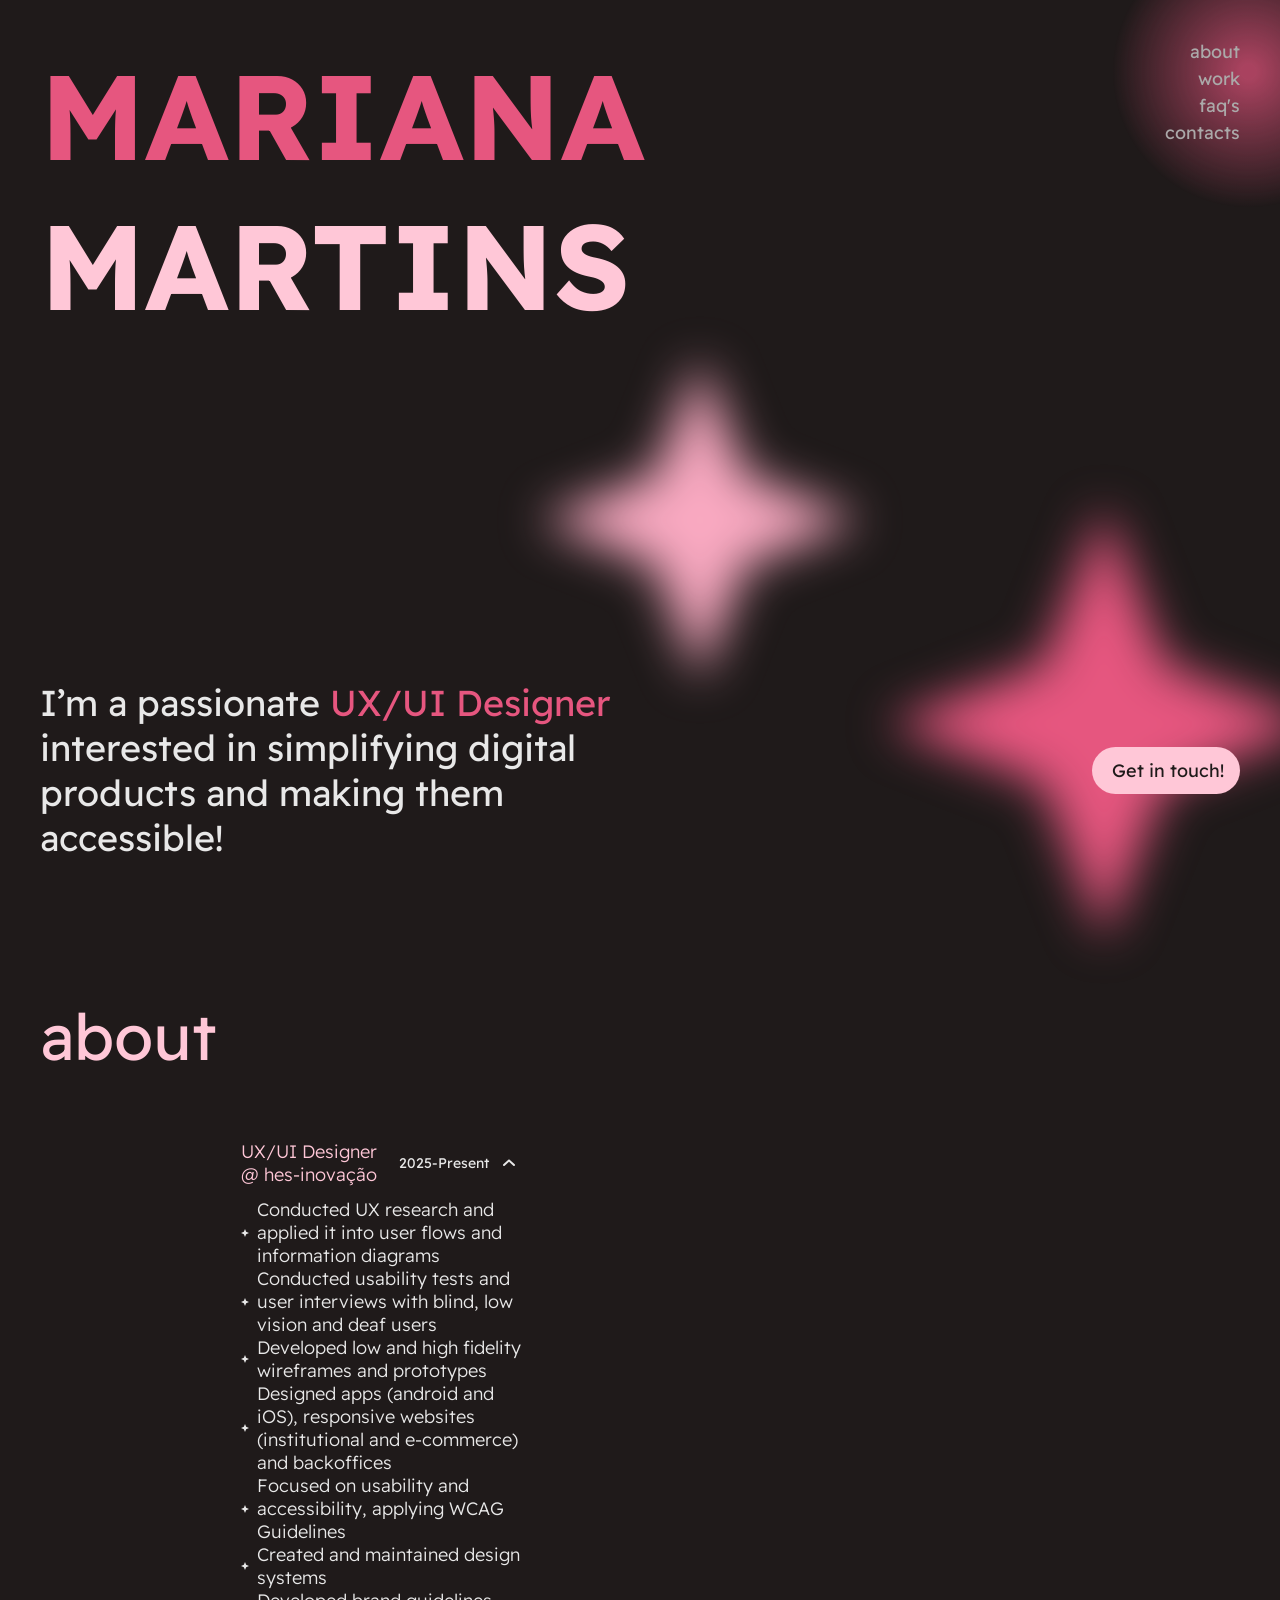
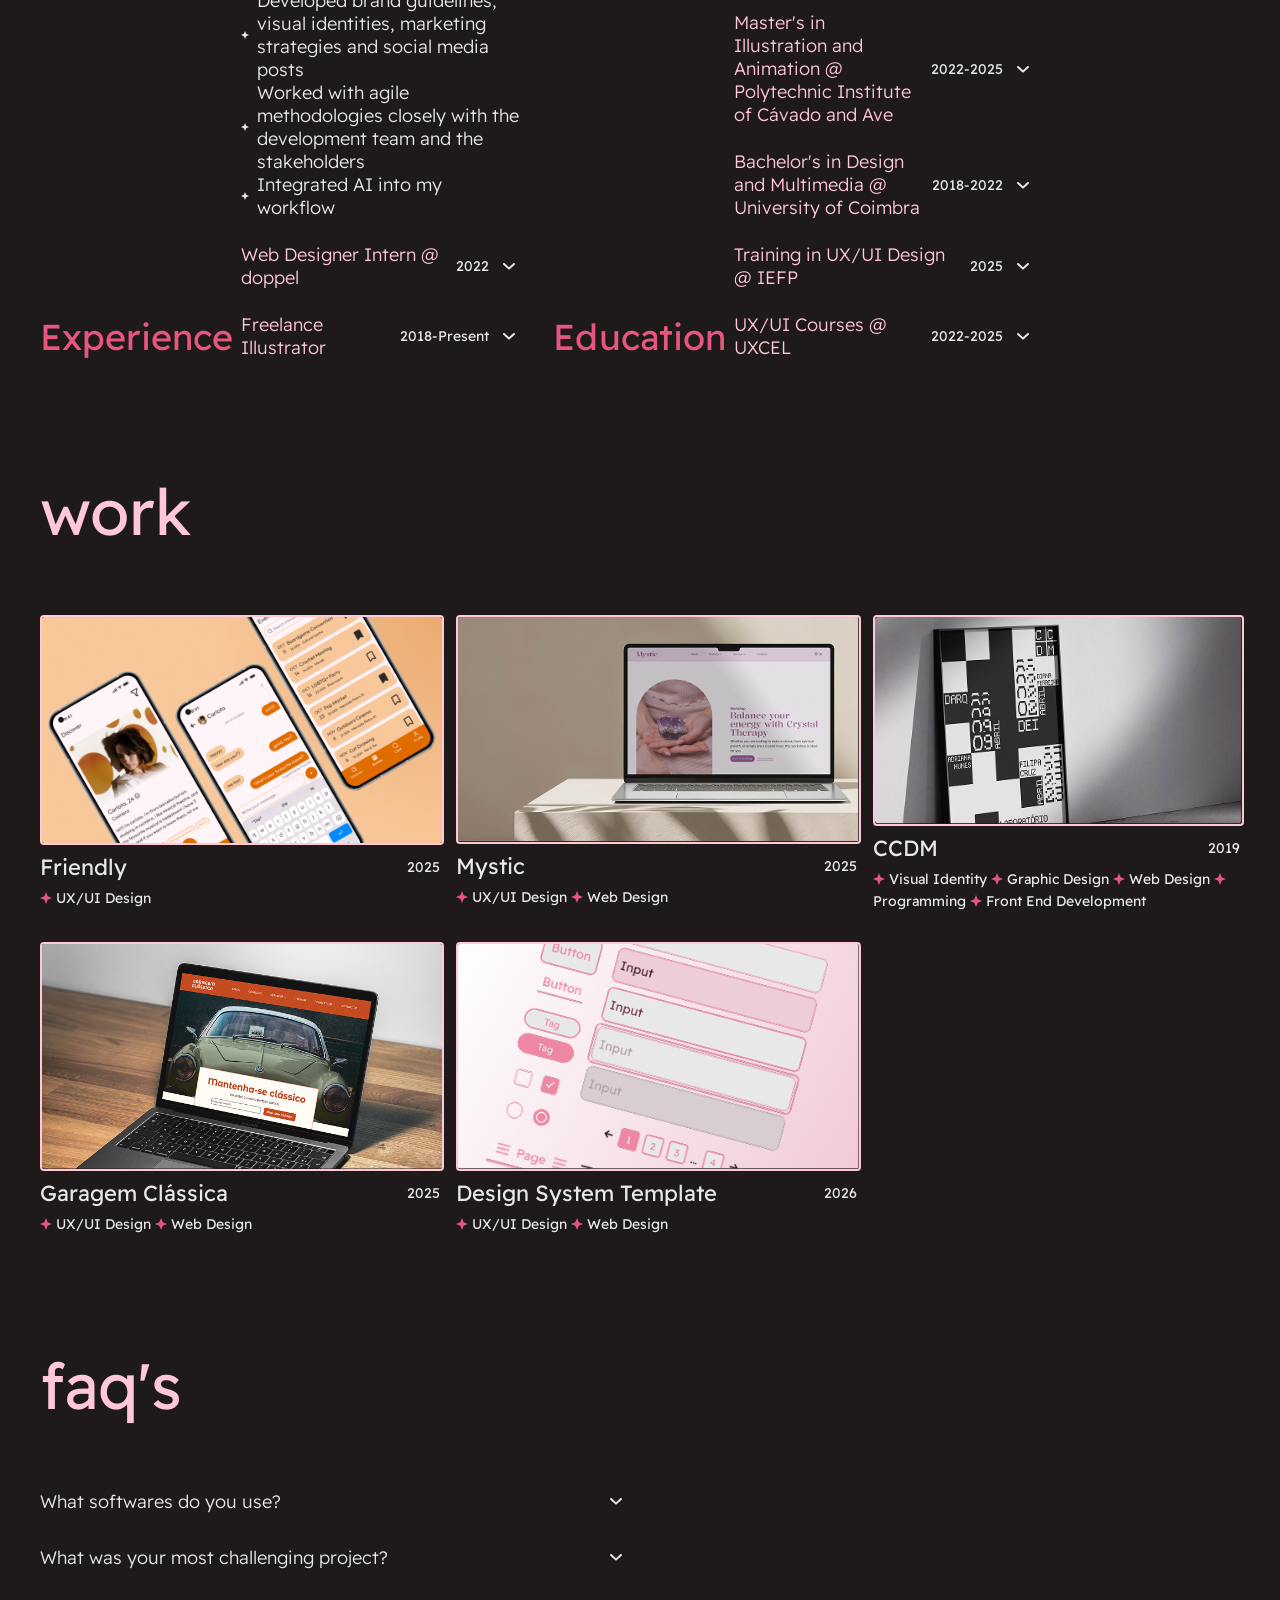
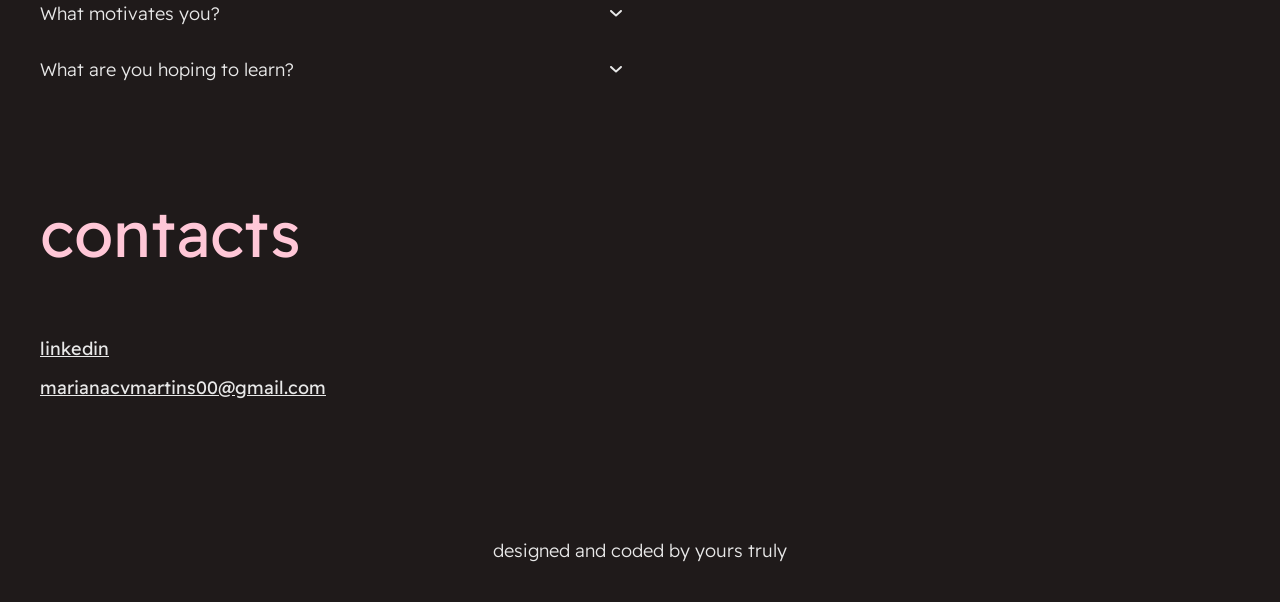
<file: index.html>
<!DOCTYPE html>
<html lang="en">

<head>
    <meta name="viewport" content="width=device-width, initial-scale=1">
    <meta charset="UTF-8">
    <title>Mariana Martins' Portfolio</title>

    <link rel="stylesheet" href="style.css">

    <link rel="preconnect" href="https://fonts.googleapis.com">
    <link rel="preconnect" href="https://fonts.gstatic.com" crossorigin>
    <link href="https://fonts.googleapis.com/css2?family=Readex+Pro:wght@160..700&display=swap" rel="stylesheet">

    <link rel="apple-touch-icon" sizes="180x180" href="/apple-touch-icon.png">
    <link rel="icon" type="image/png" sizes="32x32" href="imgs/favicon-32x32.png">
    <link rel="icon" type="image/png" sizes="16x16" href="imgs/favicon-16x16.png">
    <link rel="manifest" href="/site.webmanifest">
</head>

<body id="home">
    <div id="nav-background">
        <nav id="nav"></nav>
    </div>
    
    </nav>

    <main>
        <section id="hero">
            <svg class="hero-star" id="hero-star-big" viewBox="0 0 80 80" fill="none"
                xmlns="http://www.w3.org/2000/svg">
                <path
                    d="M0 40L28.6863 28.6863L40 6.94792e-07L51.3137 28.6863L80 40L51.3137 51.3137L40 80L28.6863 51.3137L0 40Z" />
            </svg>

            <svg class="hero-star" id="hero-star-small" viewBox="0 0 80 80" fill="none"
                xmlns="http://www.w3.org/2000/svg">
                <path
                    d="M0 40L28.6863 28.6863L40 6.94792e-07L51.3137 28.6863L80 40L51.3137 51.3137L40 80L28.6863 51.3137L0 40Z" />
            </svg>
            <div id="hero-title">
                <h1 id="Mariana">Mariana</h1>
                <h1 id="Martins">Martins</h1>
            </div>
            <div id="hero-div">
                <div id="hero-h3">
                    <h3>I’m a passionate <strong>UX/UI Designer</strong> interested in simplifying digital products and
                        making them
                        accessible!</h3>
                </div>
                <a href="#contacts" class="primary-button">
                    <img src="imgs/star.svg" alt="">
                    Get in touch!</a>
            </div>
        </section>

        <section id="about">
            <h2>about</h2>
            <div id="about-main">
                <div class="about-section" id="about-experience">
                    <h3>Experience</h3>
                    <div class="about-subsection" id="about-experience-section">
                    </div>
                </div>
                <div class="about-section" id="about-education">
                    <h3>Education</h3>
                    <div class="about-subsection" id="about-education-section">
                    </div>
                </div>
            </div>
        </section>

        <section id="work">
            <h2>work</h2>
            <div id="work-main">
            </div>
        </section>

        <section id="faq's">
            <h2>faq's</h2>
            <div id="faqs-section">
                <div id="faqs-main">
                </div>
        </section>

        <section id="contacts">
            <h2>contacts</h2>
            <div id="contacts-main">
                <a href="https://www.linkedin.com/in/marianacvmartins/">linkedin</a>
                <a href="mailto:marianacvmartins00@gmail.com">marianacvmartins00@gmail.com</a>
            </div>
        </section>
    </main>
    <footer>
        <div id="footer-credits">
            <img src="imgs/pepita.png" alt="">
            <p>designed and coded by yours truly</p>
        </div>
    </footer>
</body>

<script src="javascript.js"></script>
</file>
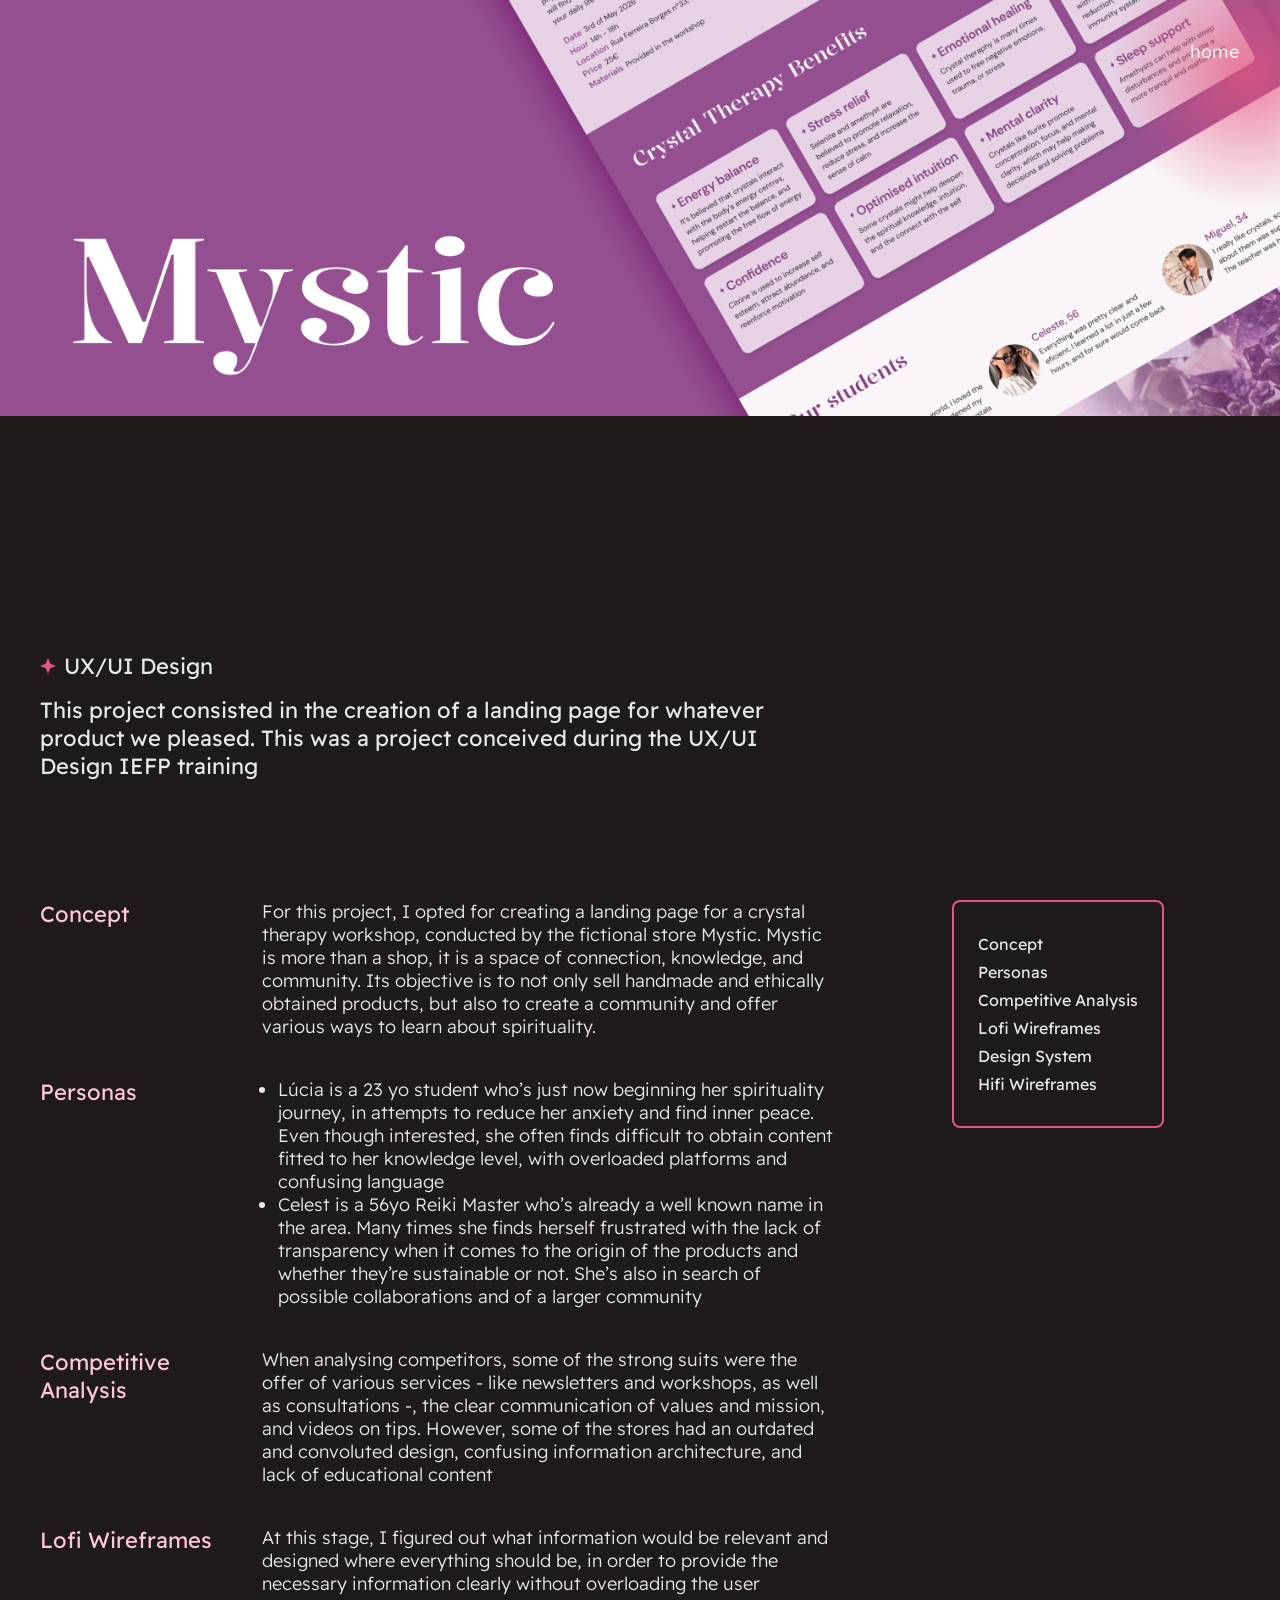
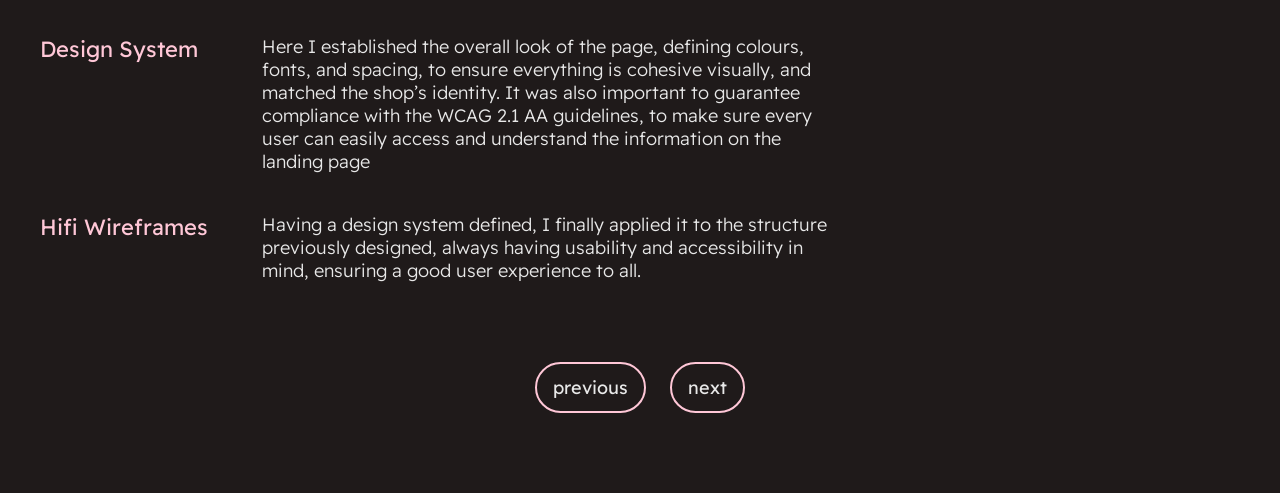
<file: ccdm.html>
<!DOCTYPE html>
<html lang="en">

<head>
    <meta name="viewport" content="width=device-width, initial-scale=1">
    <meta charset="UTF-8">
    <title>CCDM</title>

    <link rel="stylesheet" href="style.css">

    <link rel="preconnect" href="https://fonts.googleapis.com">
    <link rel="preconnect" href="https://fonts.gstatic.com" crossorigin>
    <link href="https://fonts.googleapis.com/css2?family=Readex+Pro:wght@160..700&display=swap" rel="stylesheet">

    <link rel="apple-touch-icon" sizes="180x180" href="/apple-touch-icon.png">
    <link rel="icon" type="image/png" sizes="32x32" href="/favicon-32x32.png">
    <link rel="icon" type="image/png" sizes="16x16" href="/favicon-16x16.png">
    <link rel="manifest" href="/site.webmanifest">
</head>

<body id="project">
    <div id="nav-background"></div>
    <nav id="nav">
        <a href="index.html">home</a>
    </nav>
    <header>
        <img src="imgs/mystic_header.png" alt="">
        <div id="information">
            <div id="category-section">
                <img src="imgs/star.svg" alt="">
                <h4>UX/UI Design</h4>
            </div>
            <h4>This project consisted in the creation of a landing page for whatever product we pleased. This was a
                project conceived during the UX/UI Design IEFP training</h4>
        </div>
    </header>
    <main>
        <div id="project-section">
            <div class="project-item" id="concept">
                <div class="title">
                    <h4>Concept</h4>
                </div>
                <div class="text">
                    <p>For this project, I opted for creating a landing page for a crystal therapy workshop, conducted
                        by the fictional store Mystic.
                        Mystic is more than a shop, it is a space of connection, knowledge, and community. Its objective
                        is to not only sell handmade and ethically obtained products, but also to create a community and
                        offer various ways to learn about spirituality.</p>
                </div>
            </div>
            <div class="project-item" id="personas">
                <div class="title">
                    <h4>Personas</h4>
                </div>
                <div class="text">
                    <ul>
                        <li>Lúcia is a 23 yo student who’s just now beginning her spirituality journey, in attempts to
                            reduce her anxiety and find inner peace. Even though interested, she often finds difficult
                            to obtain content fitted to her knowledge level, with overloaded platforms and confusing
                            language</li>
                        <li>Celest is a 56yo Reiki Master who’s already a well known name in the area. Many times she
                            finds herself frustrated with the lack of transparency when it comes to the origin of the
                            products and whether they’re sustainable or not. She’s also in search of possible
                            collaborations and of a larger community</li>
                    </ul>
                </div>
            </div>
            <div class="project-item" id="competitive">
                <div class="title">
                    <h4>Competitive Analysis</h4>
                </div>
                <div class="text">
                    <p>When analysing competitors, some of the strong suits were the offer of various services - like
                        newsletters and workshops, as well as consultations -, the clear communication of values and
                        mission, and videos on tips.
                        However, some of the stores had an outdated and convoluted design, confusing information
                        architecture, and lack of educational content
                    </p>
                </div>
            </div>
            <div class="project-item" id="lofi">
                <div class="title">
                    <h4>Lofi Wireframes</h4>
                </div>
                <div class="text">
                    <p>At this stage, I figured out what information would be relevant and designed where everything
                        should be, in order to provide the necessary information clearly without overloading the user
                    </p>
                </div>
            </div>
            <div class="project-item" id="designsystem">
                <div class="title">
                    <h4>Design System</h4>
                </div>
                <div class="text">
                    <p>Here I established the overall look of the page, defining colours, fonts, and spacing, to ensure
                        everything is cohesive visually, and matched the shop’s identity. It was also important to
                        guarantee compliance with the WCAG 2.1 AA guidelines, to make sure every user can easily access
                        and understand the information on the landing page</p>
                </div>
            </div>
            <div class="project-item" id="hifi">
                <div class="title">
                    <h4>Hifi Wireframes</h4>
                </div>
                <div class="text">
                    <p>Having a design system defined, I finally applied it to the structure previously designed, always
                        having usability and accessibility in mind, ensuring a good user experience to all.</p>
                </div>
            </div>
        </div>
        <div id="nav-section">
            <div id="nav-project">
                <nav>
                    <div>
                        <img src="imgs/star-white.svg" alt="" class="nav-icon">
                        <a href="#concept">Concept</a>
                    </div>
                    <div>
                        <img src="imgs/star-white.svg" alt="" class="nav-icon">
                        <a href="#personas">Personas</a>
                    </div>
                    <div>
                        <img src="imgs/star-white.svg" alt="" class="nav-icon">
                        <a href="#competitive">Competitive Analysis</a>
                    </div>
                    <div>
                        <img src="imgs/star-white.svg" alt="" class="nav-icon">
                        <a href="#lofi">Lofi Wireframes</a>
                    </div>
                    <div>
                        <img src="imgs/star-white.svg" alt="" class="nav-icon">
                        <a href="#designsystem">Design System</a>
                    </div>
                    <div>
                        <img src="imgs/star-white.svg" alt="" class="nav-icon">
                        <a href="#hifi">Hifi Wireframes</a>
                    </div>
                </nav>
            </div>
        </div>
    </main>
    <div id="footer-project">
        <a class="secondary-button" href="friendly.html">previous</a>
        <a class="secondary-button" href="ccdm.html">next</a>
    </div>
</body>
</file>
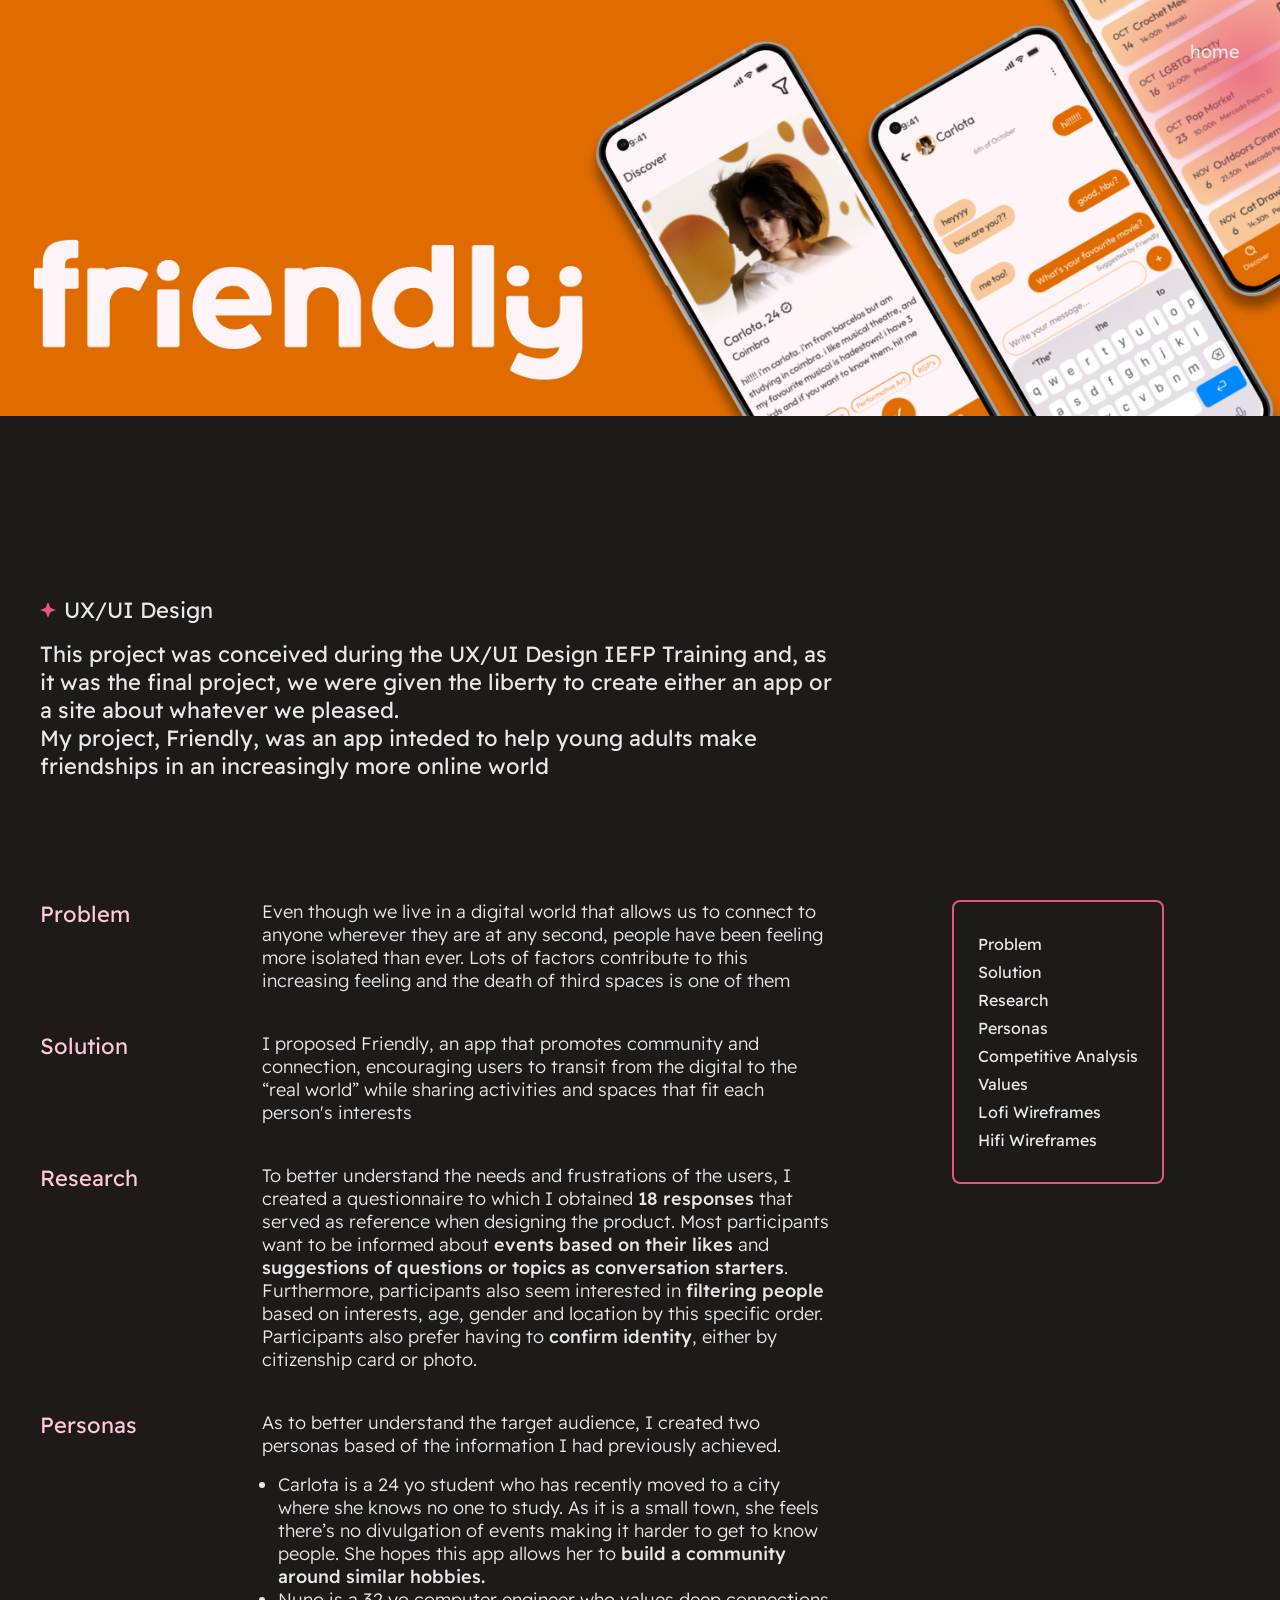
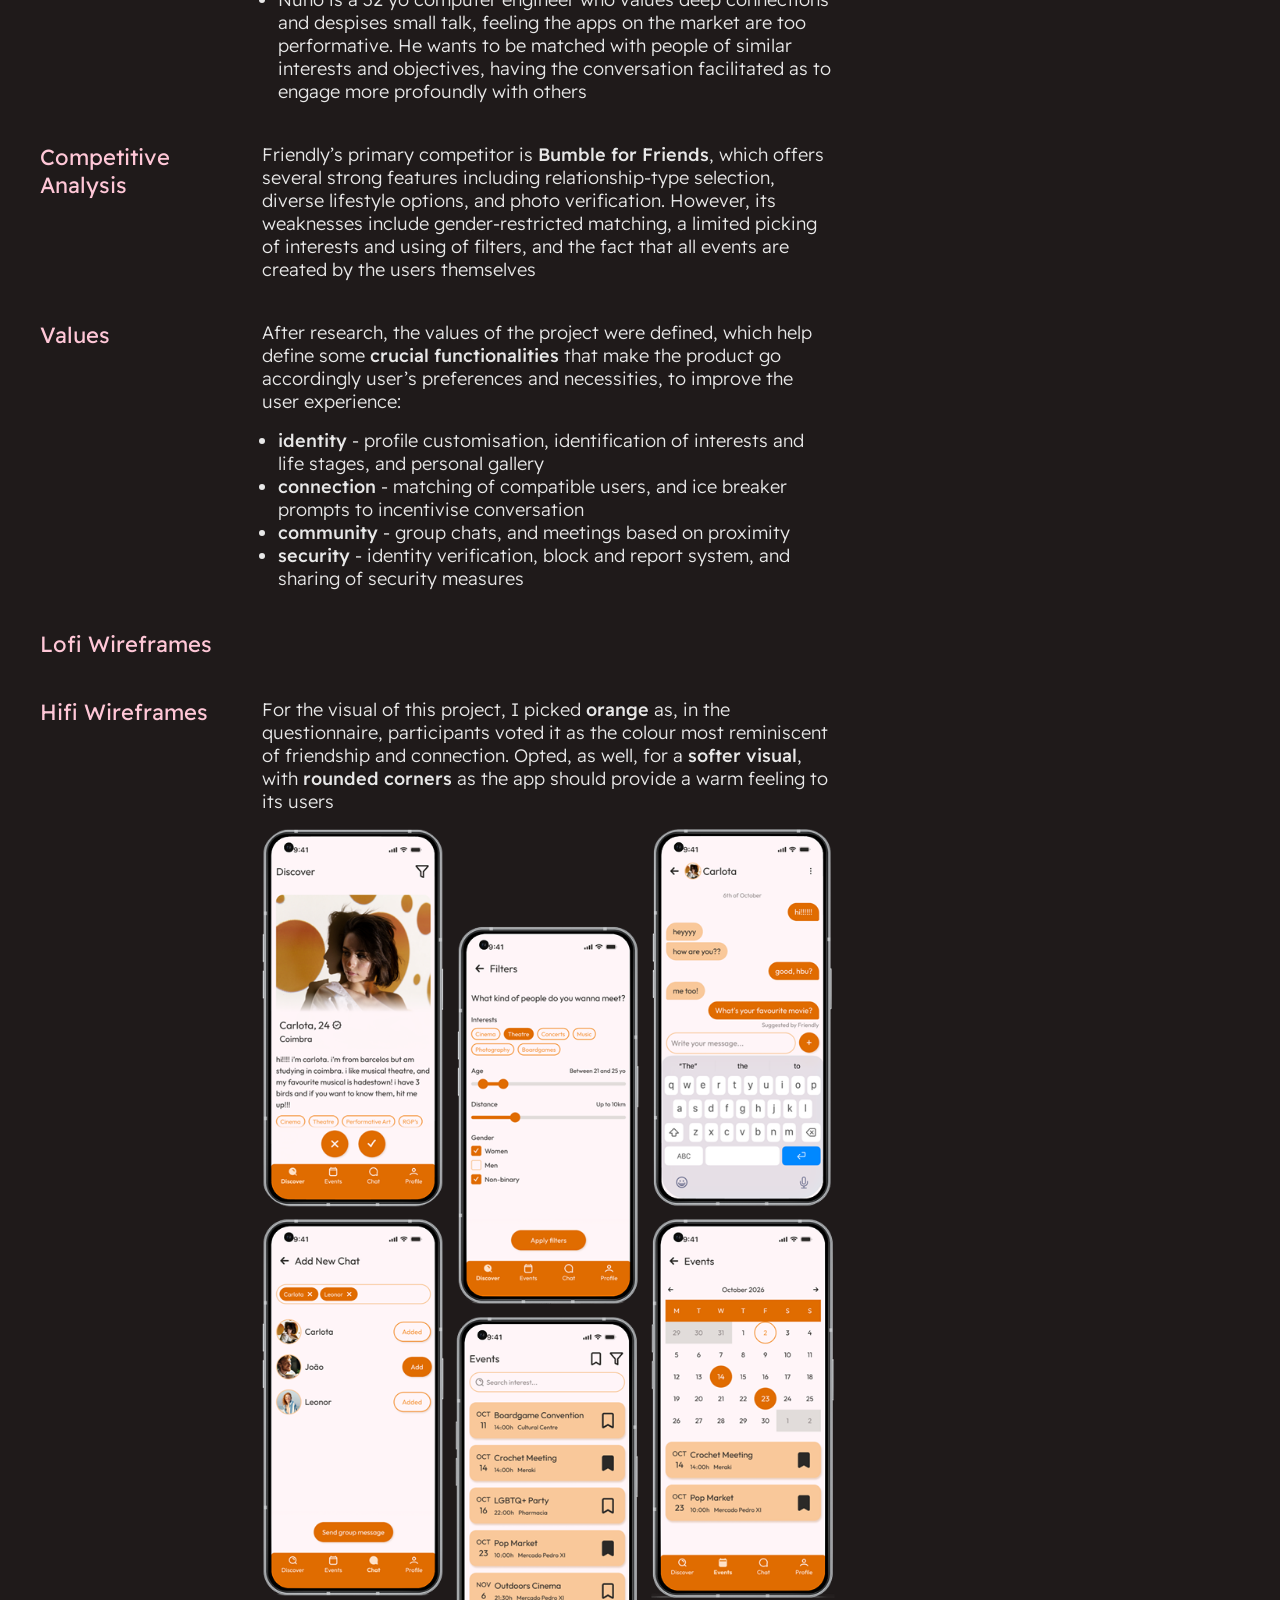
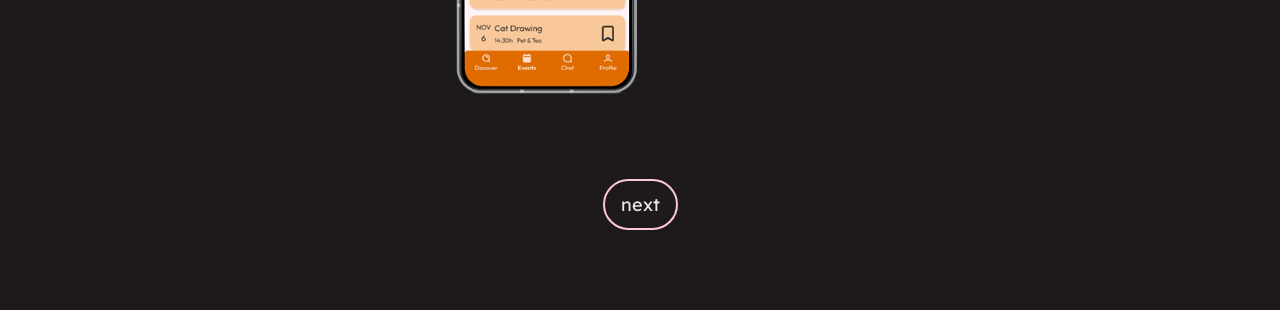
<file: Friendly.html>
<!DOCTYPE html>
<html lang="en">

<head>
    <meta name="viewport" content="width=device-width, initial-scale=1">
    <meta charset="UTF-8">
    <title>Friendly</title>

    <link rel="stylesheet" href="style.css">

    <link rel="preconnect" href="https://fonts.googleapis.com">
    <link rel="preconnect" href="https://fonts.gstatic.com" crossorigin>
    <link href="https://fonts.googleapis.com/css2?family=Readex+Pro:wght@160..700&display=swap" rel="stylesheet">
</head>

<body id="project">
    <div id="nav-background"></div>
    <nav id="nav">
        <a href="index.html">home</a>
    </nav>
    <header>
        <img src="imgs/friendly_header.png" alt="">
        <div id="information">
            <div id="category-section">
                <img src="imgs/star.svg" alt="">
                <h4>UX/UI Design</h4>
            </div>
            <h4>This project was conceived during the UX/UI Design IEFP Training and, as it was the final project, we
                were
                given the liberty to create either an app or a site about whatever we pleased.<br>My project, Friendly,
                was an app inteded to help young adults make friendships in an increasingly more online world</h4>
        </div>
    </header>
    <main>
        <div id="project-section">
            <div class="project-item" id="problem">
                <div class="title">
                    <h4>Problem</h4>
                </div>
                <div class="text">
                    <p>Even though we live in a digital world that allows us to connect to anyone wherever they are at
                        any
                        second, people have been feeling more isolated than ever. Lots of factors contribute to this
                        increasing feeling and the death of third spaces is one of them</p>
                </div>
            </div>
            <div class="project-item" id="solution">
                <div class="title">
                    <h4>Solution</h4>
                </div>
                <div class="text">
                    <p>I proposed Friendly, an app that promotes community and connection, encouraging users to transit
                        from
                        the digital to the “real world” while sharing activities and spaces that fit each person's
                        interests
                    </p>
                </div>
            </div>
            <div class="project-item" id="research">
                <div class="title">
                    <h4>Research</h4>
                </div>
                <div class="text">
                    <p>To better understand the needs and frustrations of the users, I created a questionnaire to which
                        I
                        obtained <b>18 responses</b> that served as reference when designing the product. Most
                        participants
                        want to be informed about <b>events based on their likes</b> and <b>suggestions of questions or
                            topics as conversation starters</b>. Furthermore, participants also seem interested in
                        <b>filtering people</b> based on interests, age, gender and location by this specific order.
                        Participants also prefer having to <b>confirm identity</b>, either by citizenship card or photo.
                    </p>
                </div>
            </div>
            <div class="project-item" id="personas">
                <div class="title">
                    <h4>Personas</h4>
                </div>
                <div class="text">
                    <p>As to better understand the target audience, I created two personas based of the information I
                        had previously achieved.</p>
                    <ul>
                        <li>Carlota is a 24 yo student who has recently moved to a city where she knows no one to study.
                            As it is a small town, she feels there’s no divulgation of events making it harder to get to
                            know people. She hopes this app allows her to <b>build a community around similar
                                hobbies.</b></li>
                        <li>Nuno is a 32 yo computer engineer who values deep connections and despises small talk,
                            feeling the apps on the market are too performative. He wants to be matched with people of
                            similar interests and objectives, having the conversation facilitated as to engage more
                            profoundly with others</li>
                    </ul>
                </div>
            </div>
            <div class="project-item" id="competitive">
                <div class="title">
                    <h4>Competitive Analysis</h4>
                </div>
                <div class="text">
                    <p>Friendly’s primary competitor is <b>Bumble for Friends</b>, which offers several strong
                        features including relationship-type selection, diverse lifestyle options, and photo
                        verification.
                        However, its weaknesses include gender-restricted matching, a limited picking of interests and
                        using
                        of filters, and the fact that all events are created by the users themselves</p>
                </div>
            </div>
            <div class="project-item" id="values">
                <div class="title">
                    <h4>Values</h4>
                </div>
                <div class="text">
                    <p>After research, the values of the project were defined, which help define some <b>crucial
                            functionalities</b> that make the product go accordingly user’s preferences and necessities,
                        to
                        improve
                        the user experience:</p>
                    <ul>
                        <li><b>identity</b> - profile customisation, identification of interests and life stages, and
                            personal gallery</li>
                        <li><b>connection</b> - matching of compatible users, and ice breaker prompts to incentivise
                            conversation</li>
                        <li><b>community</b> - group chats, and meetings based on proximity</li>
                        <li><b>security</b> - identity verification, block and report system, and sharing of security
                            measures</li>
                    </ul>
                </div>
            </div>
            <div class="project-item" id="lofi">
                <div class="title">
                    <h4>Lofi Wireframes</h4>
                </div>
                <div class="text">
                    <p></p>
                </div>
            </div>
            <div class="project-item" id="hifi">
                <div class="title">
                    <h4>Hifi Wireframes</h4>
                </div>
                <div class="text">
                    <p>For the visual of this project, I picked <b>orange</b> as, in the questionnaire, participants
                        voted it as the colour most reminiscent of friendship and connection. Opted, as well, for a
                        <b>softer visual</b>, with <b>rounded corners</b> as the app should provide a warm feeling to
                        its users
                    </p>
                    <div class="modal">
                        <img src="imgs/friendly_mockups.png" alt="" class="modal-content">
                    </div>
                </div>
            </div>
        </div>
        <div id="nav-section">
            <div id="nav-project">
                <nav>
                    <div>
                        <img src="imgs/star-white.svg" alt="" class="nav-icon">
                        <a href="#problem">Problem</a>
                    </div>
                    <div>
                        <img src="imgs/star-white.svg" alt="" class="nav-icon">
                        <a href="#solution">Solution</a>
                    </div>
                    <div>
                        <img src="imgs/star-white.svg" alt="" class="nav-icon">
                        <a href="#research">Research</a>
                    </div>
                    <div>
                        <img src="imgs/star-white.svg" alt="" class="nav-icon">
                        <a href="#personas">Personas</a>
                    </div>
                    <div>
                        <img src="imgs/star-white.svg" alt="" class="nav-icon">
                        <a href="#competitive">Competitive Analysis</a>
                    </div>
                    <div>
                        <img src="imgs/star-white.svg" alt="" class="nav-icon">
                        <a href="#values">Values</a>
                    </div>
                    <div>
                        <img src="imgs/star-white.svg" alt="" class="nav-icon">
                        <a href="#lofi">Lofi Wireframes</a>
                    </div>
                    <div>
                        <img src="imgs/star-white.svg" alt="" class="nav-icon">
                        <a href="#hifi">Hifi Wireframes</a>
                    </div>
                </nav>
            </div>
        </div>
    </main>
    <div id="footer-project">
        <a class="secondary-button" href="mystic.html">next
        </a>
    </div>
</body>
</file>
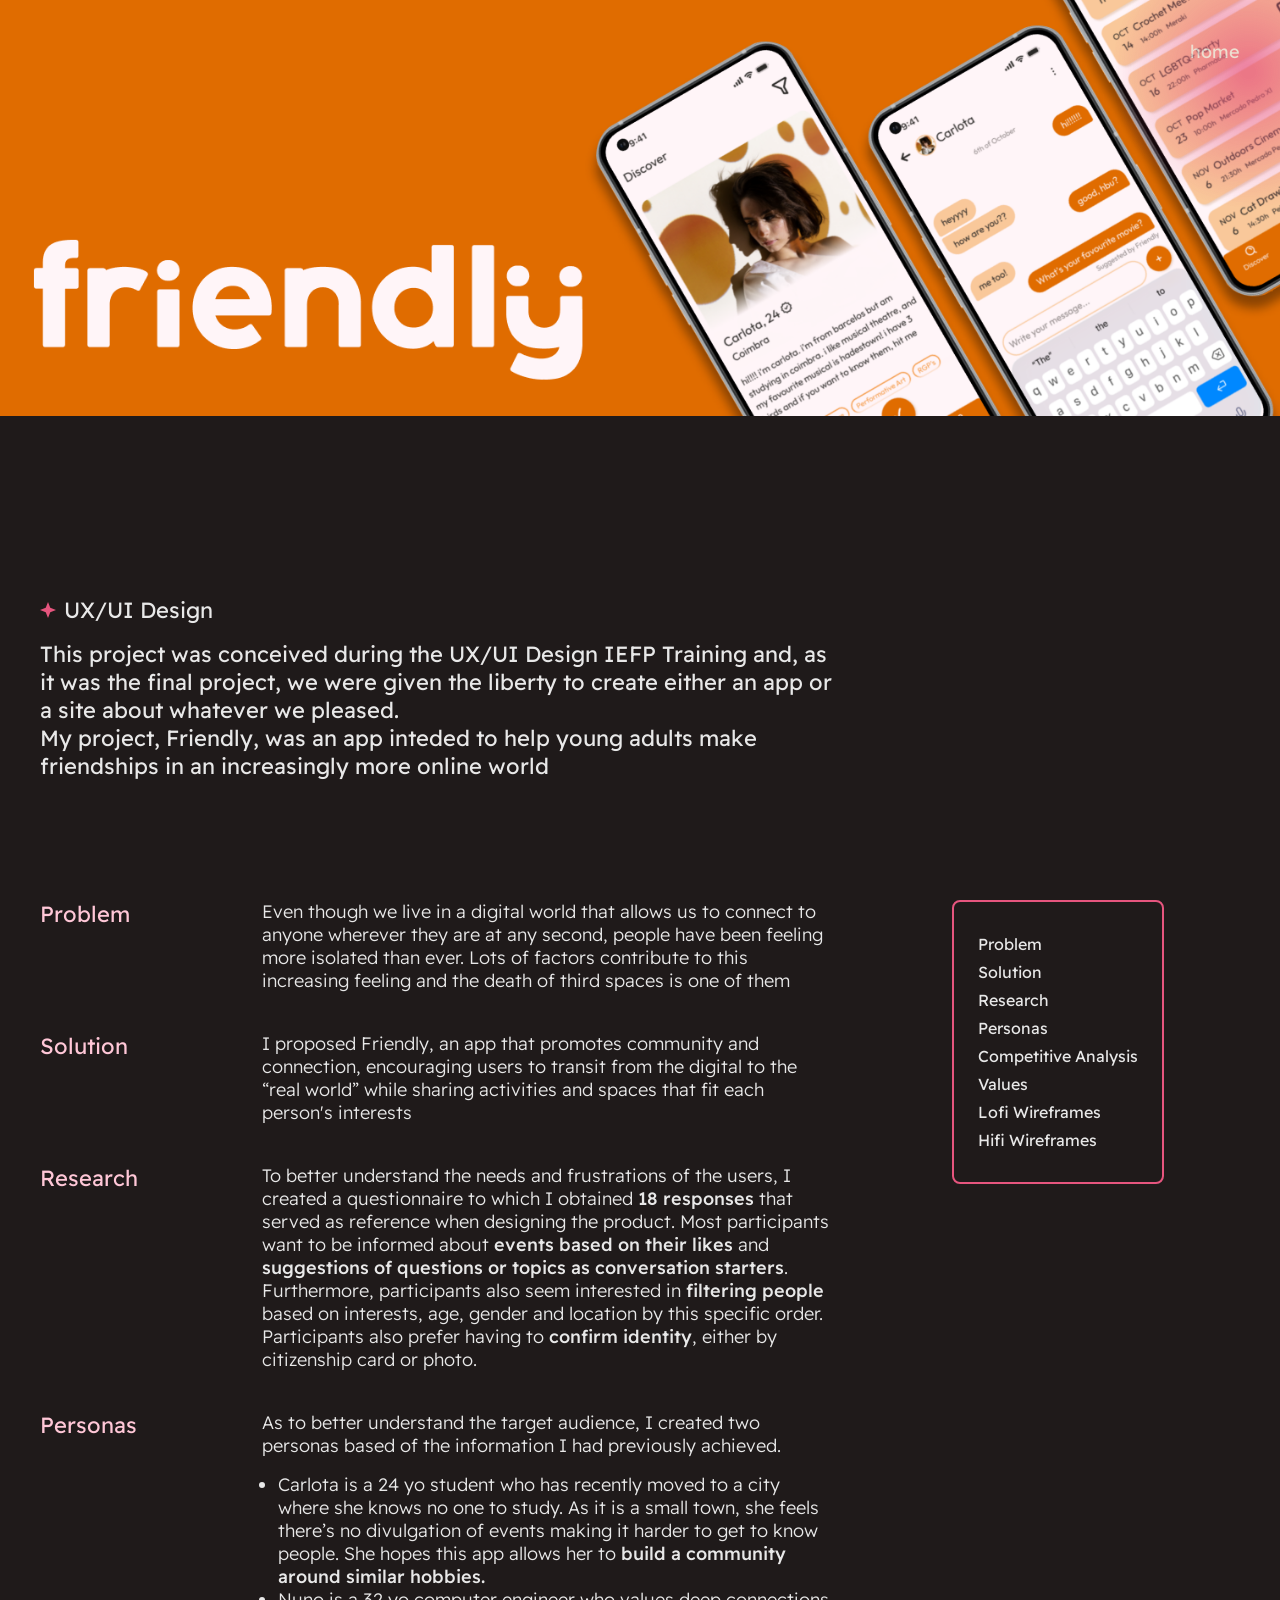
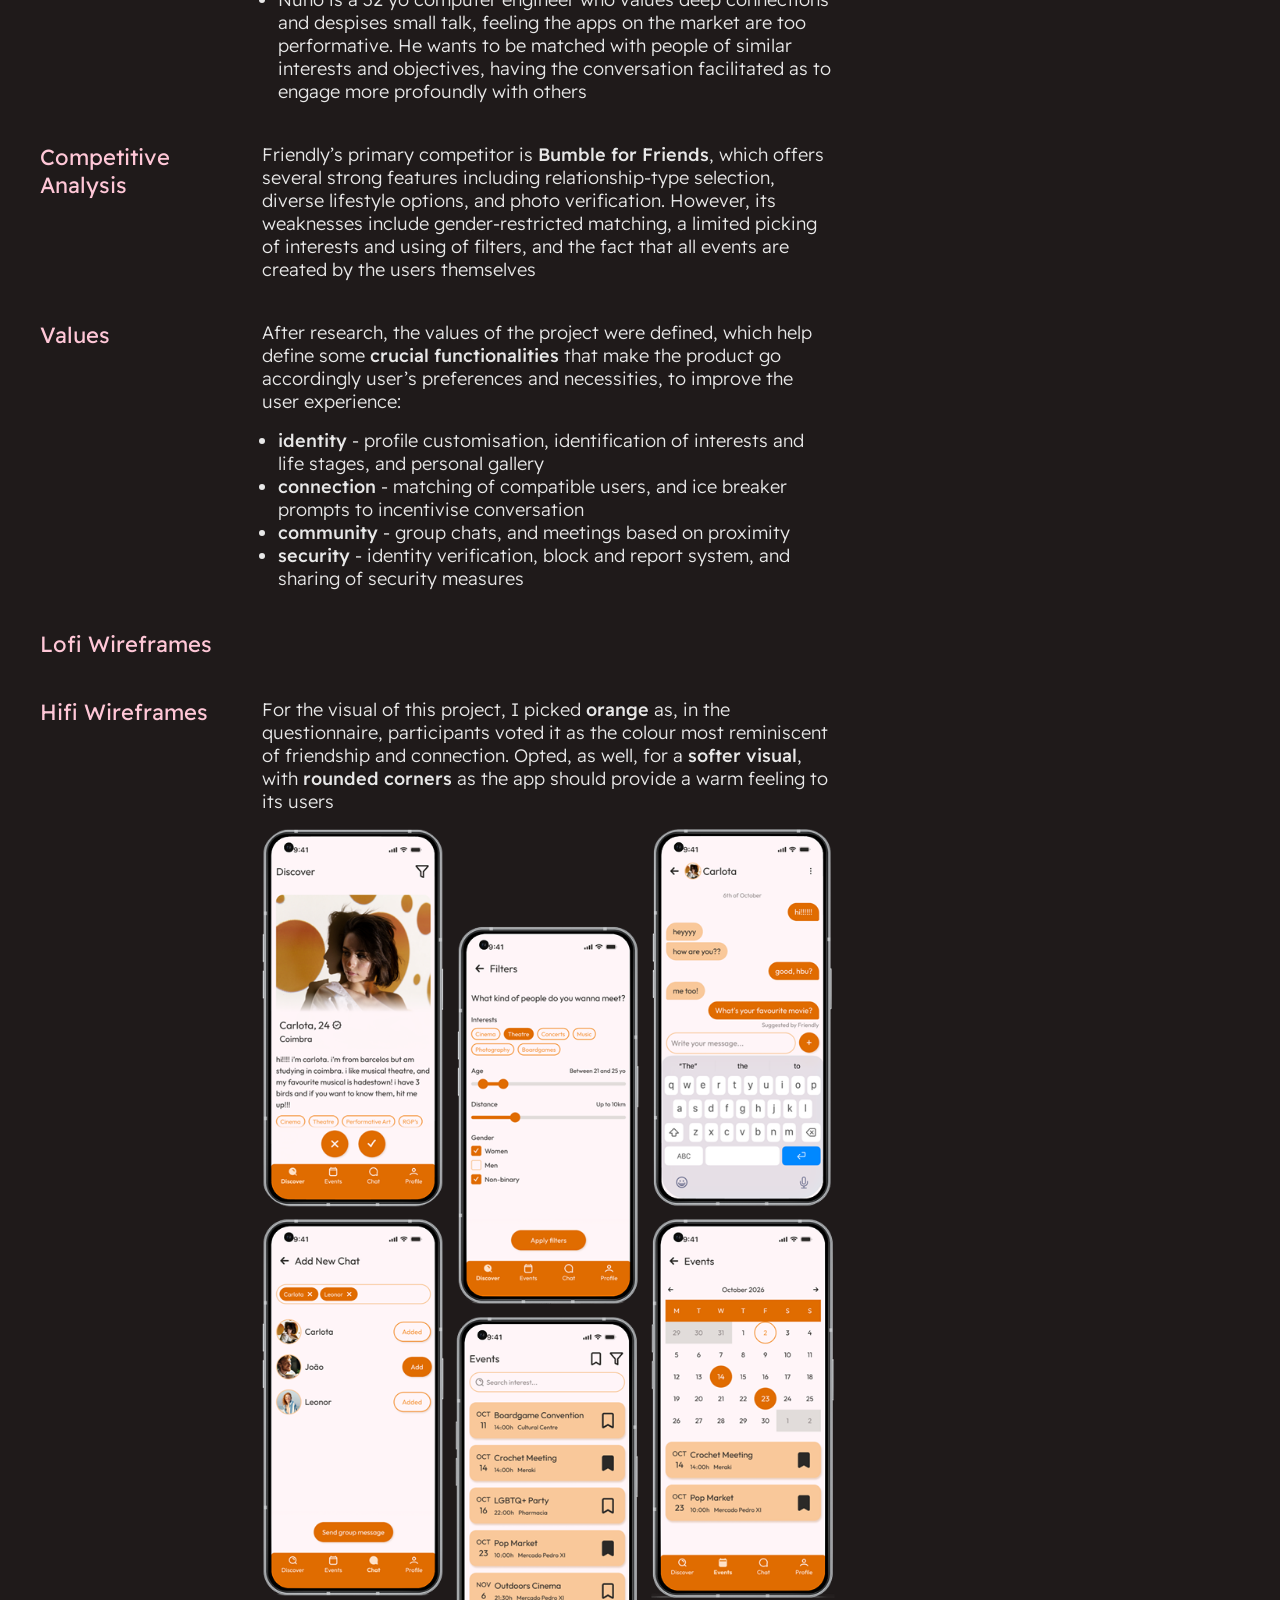
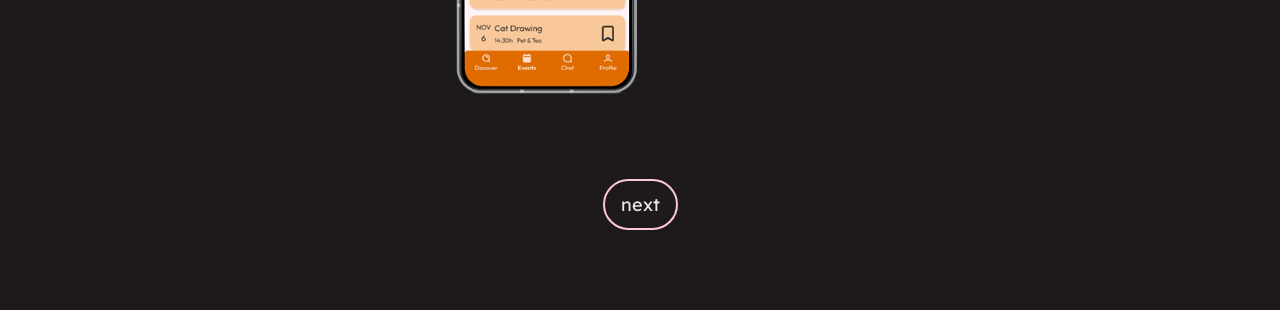
<file: friendly.html>
<!DOCTYPE html>
<html lang="en">

<head>
    <meta name="viewport" content="width=device-width, initial-scale=1">
    <meta charset="UTF-8">
    <title>Friendly</title>

    <link rel="stylesheet" href="style.css">

    <link rel="preconnect" href="https://fonts.googleapis.com">
    <link rel="preconnect" href="https://fonts.gstatic.com" crossorigin>
    <link href="https://fonts.googleapis.com/css2?family=Readex+Pro:wght@160..700&display=swap" rel="stylesheet">

<link rel="icon" type="image/png" sizes="32x32" href="/favicon-32x32.png">
    <link rel="icon" type="image/png" sizes="16x16" href="/favicon-16x16.png">
</head>

<body id="project">
    <div id="nav-background">
            <nav id="nav">
        <a href="index.html">home</a>
    </nav>
    </div>

    <header>
        <img src="imgs/friendly_header.png" alt="">
        <div id="information">
            <div id="category-section">
                <img src="imgs/star.svg" alt="">
                <h4>UX/UI Design</h4>
            </div>
            <h4>This project was conceived during the UX/UI Design IEFP Training and, as it was the final project, we
                were
                given the liberty to create either an app or a site about whatever we pleased.<br>My project, Friendly,
                was an app inteded to help young adults make friendships in an increasingly more online world</h4>
        </div>
    </header>
    <main>
        <div id="project-section">
            <div class="project-item" id="problem">
                <div class="title">
                    <h4>Problem</h4>
                </div>
                <div class="text">
                    <p>Even though we live in a digital world that allows us to connect to anyone wherever they are at
                        any
                        second, people have been feeling more isolated than ever. Lots of factors contribute to this
                        increasing feeling and the death of third spaces is one of them</p>
                </div>
            </div>
            <div class="project-item" id="solution">
                <div class="title">
                    <h4>Solution</h4>
                </div>
                <div class="text">
                    <p>I proposed Friendly, an app that promotes community and connection, encouraging users to transit
                        from
                        the digital to the “real world” while sharing activities and spaces that fit each person's
                        interests
                    </p>
                </div>
            </div>
            <div class="project-item" id="research">
                <div class="title">
                    <h4>Research</h4>
                </div>
                <div class="text">
                    <p>To better understand the needs and frustrations of the users, I created a questionnaire to which
                        I
                        obtained <b>18 responses</b> that served as reference when designing the product. Most
                        participants
                        want to be informed about <b>events based on their likes</b> and <b>suggestions of questions or
                            topics as conversation starters</b>. Furthermore, participants also seem interested in
                        <b>filtering people</b> based on interests, age, gender and location by this specific order.
                        Participants also prefer having to <b>confirm identity</b>, either by citizenship card or photo.
                    </p>
                </div>
            </div>
            <div class="project-item" id="personas">
                <div class="title">
                    <h4>Personas</h4>
                </div>
                <div class="text">
                    <p>As to better understand the target audience, I created two personas based of the information I
                        had previously achieved.</p>
                    <ul>
                        <li>Carlota is a 24 yo student who has recently moved to a city where she knows no one to study.
                            As it is a small town, she feels there’s no divulgation of events making it harder to get to
                            know people. She hopes this app allows her to <b>build a community around similar
                                hobbies.</b></li>
                        <li>Nuno is a 32 yo computer engineer who values deep connections and despises small talk,
                            feeling the apps on the market are too performative. He wants to be matched with people of
                            similar interests and objectives, having the conversation facilitated as to engage more
                            profoundly with others</li>
                    </ul>
                </div>
            </div>
            <div class="project-item" id="competitive">
                <div class="title">
                    <h4>Competitive Analysis</h4>
                </div>
                <div class="text">
                    <p>Friendly’s primary competitor is <b>Bumble for Friends</b>, which offers several strong
                        features including relationship-type selection, diverse lifestyle options, and photo
                        verification.
                        However, its weaknesses include gender-restricted matching, a limited picking of interests and
                        using
                        of filters, and the fact that all events are created by the users themselves</p>
                </div>
            </div>
            <div class="project-item" id="values">
                <div class="title">
                    <h4>Values</h4>
                </div>
                <div class="text">
                    <p>After research, the values of the project were defined, which help define some <b>crucial
                            functionalities</b> that make the product go accordingly user’s preferences and necessities,
                        to
                        improve
                        the user experience:</p>
                    <ul>
                        <li><b>identity</b> - profile customisation, identification of interests and life stages, and
                            personal gallery</li>
                        <li><b>connection</b> - matching of compatible users, and ice breaker prompts to incentivise
                            conversation</li>
                        <li><b>community</b> - group chats, and meetings based on proximity</li>
                        <li><b>security</b> - identity verification, block and report system, and sharing of security
                            measures</li>
                    </ul>
                </div>
            </div>
            <div class="project-item" id="lofi">
                <div class="title">
                    <h4>Lofi Wireframes</h4>
                </div>
                <div class="text">
                    <p></p>
                </div>
            </div>
            <div class="project-item" id="hifi">
                <div class="title">
                    <h4>Hifi Wireframes</h4>
                </div>
                <div class="text">
                    <p>For the visual of this project, I picked <b>orange</b> as, in the questionnaire, participants
                        voted it as the colour most reminiscent of friendship and connection. Opted, as well, for a
                        <b>softer visual</b>, with <b>rounded corners</b> as the app should provide a warm feeling to
                        its users
                    </p>
                    <div class="modal">
                        <img src="imgs/friendly_mockups.png" alt="" class="modal-content">
                    </div>
                </div>
            </div>
        </div>
        <div id="nav-section">
            <div id="nav-project">
                <nav>
                    <div>
                        <img src="imgs/star-white.svg" alt="" class="nav-icon">
                        <a href="#problem">Problem</a>
                    </div>
                    <div>
                        <img src="imgs/star-white.svg" alt="" class="nav-icon">
                        <a href="#solution">Solution</a>
                    </div>
                    <div>
                        <img src="imgs/star-white.svg" alt="" class="nav-icon">
                        <a href="#research">Research</a>
                    </div>
                    <div>
                        <img src="imgs/star-white.svg" alt="" class="nav-icon">
                        <a href="#personas">Personas</a>
                    </div>
                    <div>
                        <img src="imgs/star-white.svg" alt="" class="nav-icon">
                        <a href="#competitive">Competitive Analysis</a>
                    </div>
                    <div>
                        <img src="imgs/star-white.svg" alt="" class="nav-icon">
                        <a href="#values">Values</a>
                    </div>
                    <div>
                        <img src="imgs/star-white.svg" alt="" class="nav-icon">
                        <a href="#lofi">Lofi Wireframes</a>
                    </div>
                    <div>
                        <img src="imgs/star-white.svg" alt="" class="nav-icon">
                        <a href="#hifi">Hifi Wireframes</a>
                    </div>
                </nav>
            </div>
        </div>
    </main>
    <div id="footer-project">
        <a class="secondary-button" href="mystic.html">next
        </a>
    </div>
</body>
</file>
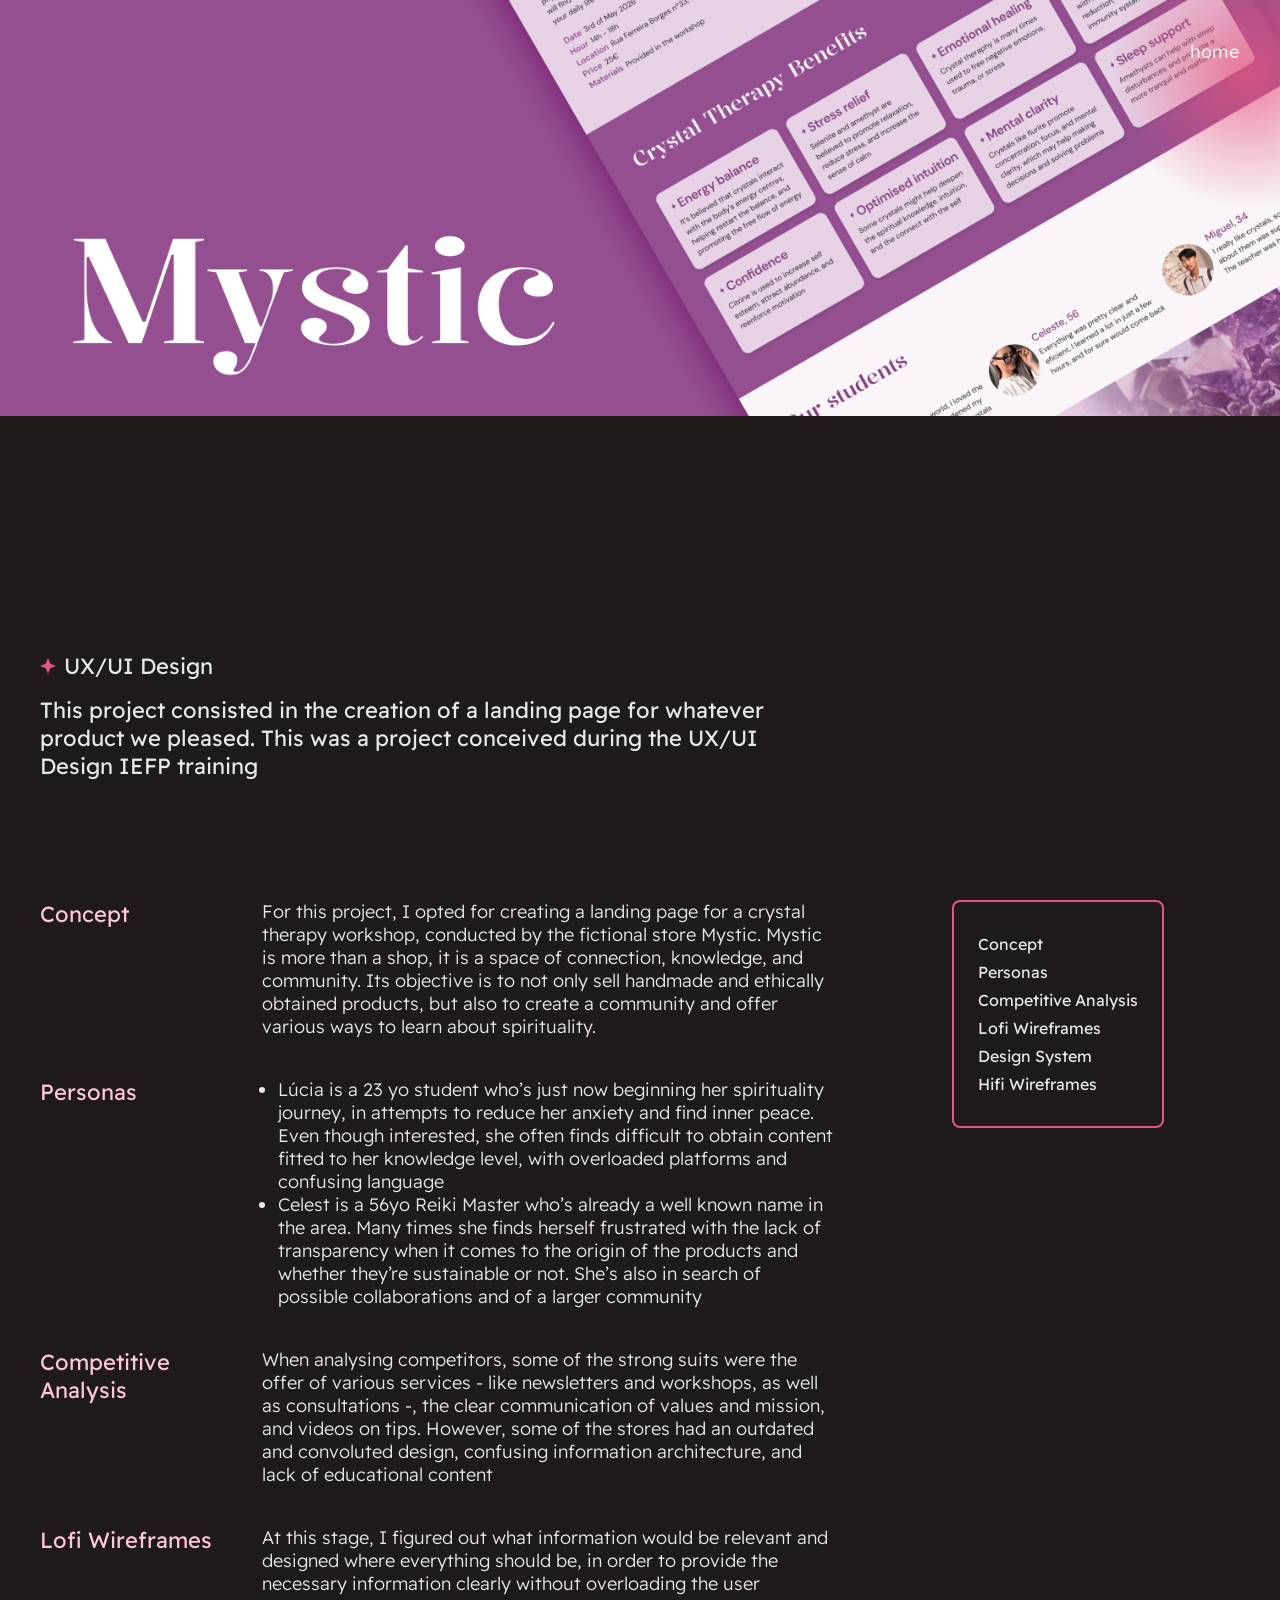
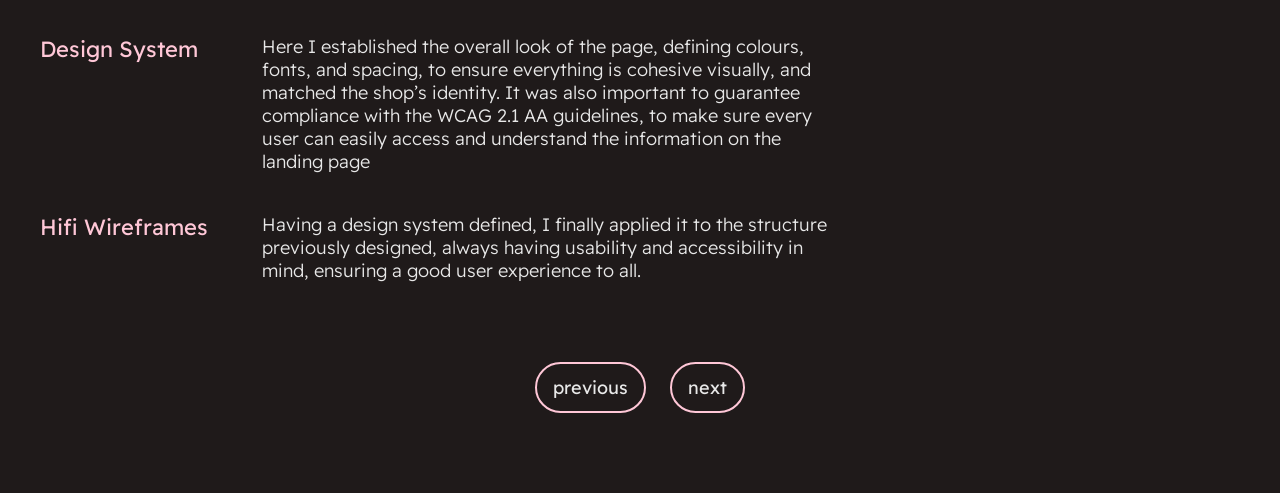
<file: mystic.html>
<!DOCTYPE html>
<html lang="en">

<head>
    <meta name="viewport" content="width=device-width, initial-scale=1">
    <meta charset="UTF-8">
    <title>Mystic</title>

    <link rel="stylesheet" href="style.css">

    <link rel="preconnect" href="https://fonts.googleapis.com">
    <link rel="preconnect" href="https://fonts.gstatic.com" crossorigin>
    <link href="https://fonts.googleapis.com/css2?family=Readex+Pro:wght@160..700&display=swap" rel="stylesheet">
</head>

<body id="project">
    <div id="nav-background"></div>
    <nav id="nav">
        <a href="index.html">home</a>
    </nav>
    <header>
        <img src="imgs/mystic_header.png" alt="">
        <div id="information">
            <div id="category-section">
                <img src="imgs/star.svg" alt="">
                <h4>UX/UI Design</h4>
            </div>
            <h4>This project consisted in the creation of a landing page for whatever product we pleased. This was a
                project conceived during the UX/UI Design IEFP training</h4>
        </div>
    </header>
    <main>
        <div id="project-section">
            <div class="project-item" id="concept">
                <div class="title">
                    <h4>Concept</h4>
                </div>
                <div class="text">
                    <p>For this project, I opted for creating a landing page for a crystal therapy workshop, conducted
                        by the fictional store Mystic.
                        Mystic is more than a shop, it is a space of connection, knowledge, and community. Its objective
                        is to not only sell handmade and ethically obtained products, but also to create a community and
                        offer various ways to learn about spirituality.</p>
                </div>
            </div>
            <div class="project-item" id="personas">
                <div class="title">
                    <h4>Personas</h4>
                </div>
                <div class="text">
                    <ul>
                        <li>Lúcia is a 23 yo student who’s just now beginning her spirituality journey, in attempts to
                            reduce her anxiety and find inner peace. Even though interested, she often finds difficult
                            to obtain content fitted to her knowledge level, with overloaded platforms and confusing
                            language</li>
                        <li>Celest is a 56yo Reiki Master who’s already a well known name in the area. Many times she
                            finds herself frustrated with the lack of transparency when it comes to the origin of the
                            products and whether they’re sustainable or not. She’s also in search of possible
                            collaborations and of a larger community</li>
                    </ul>
                </div>
            </div>
            <div class="project-item" id="competitive">
                <div class="title">
                    <h4>Competitive Analysis</h4>
                </div>
                <div class="text">
                    <p>When analysing competitors, some of the strong suits were the offer of various services - like
                        newsletters and workshops, as well as consultations -, the clear communication of values and
                        mission, and videos on tips.
                        However, some of the stores had an outdated and convoluted design, confusing information
                        architecture, and lack of educational content
                    </p>
                </div>
            </div>
            <div class="project-item" id="lofi">
                <div class="title">
                    <h4>Lofi Wireframes</h4>
                </div>
                <div class="text">
                    <p>At this stage, I figured out what information would be relevant and designed where everything
                        should be, in order to provide the necessary information clearly without overloading the user
                    </p>
                </div>
            </div>
            <div class="project-item" id="designsystem">
                <div class="title">
                    <h4>Design System</h4>
                </div>
                <div class="text">
                    <p>Here I established the overall look of the page, defining colours, fonts, and spacing, to ensure
                        everything is cohesive visually, and matched the shop’s identity. It was also important to
                        guarantee compliance with the WCAG 2.1 AA guidelines, to make sure every user can easily access
                        and understand the information on the landing page</p>
                </div>
            </div>
            <div class="project-item" id="hifi">
                <div class="title">
                    <h4>Hifi Wireframes</h4>
                </div>
                <div class="text">
                    <p>Having a design system defined, I finally applied it to the structure previously designed, always
                        having usability and accessibility in mind, ensuring a good user experience to all.</p>
                </div>
            </div>
        </div>
        <div id="nav-section">
            <div id="nav-project">
                <nav>
                    <div>
                        <img src="imgs/star-white.svg" alt="" class="nav-icon">
                        <a href="#concept">Concept</a>
                    </div>
                    <div>
                        <img src="imgs/star-white.svg" alt="" class="nav-icon">
                        <a href="#personas">Personas</a>
                    </div>
                    <div>
                        <img src="imgs/star-white.svg" alt="" class="nav-icon">
                        <a href="#competitive">Competitive Analysis</a>
                    </div>
                    <div>
                        <img src="imgs/star-white.svg" alt="" class="nav-icon">
                        <a href="#lofi">Lofi Wireframes</a>
                    </div>
                    <div>
                        <img src="imgs/star-white.svg" alt="" class="nav-icon">
                        <a href="#designsystem">Design System</a>
                    </div>
                    <div>
                        <img src="imgs/star-white.svg" alt="" class="nav-icon">
                        <a href="#hifi">Hifi Wireframes</a>
                    </div>
                </nav>
            </div>
        </div>
    </main>
    <div id="footer-project">
        <a class="secondary-button" href="friendly.html">previous</a>
        <a class="secondary-button" href="ccdm.html">next</a>
    </div>
</body>
</file>
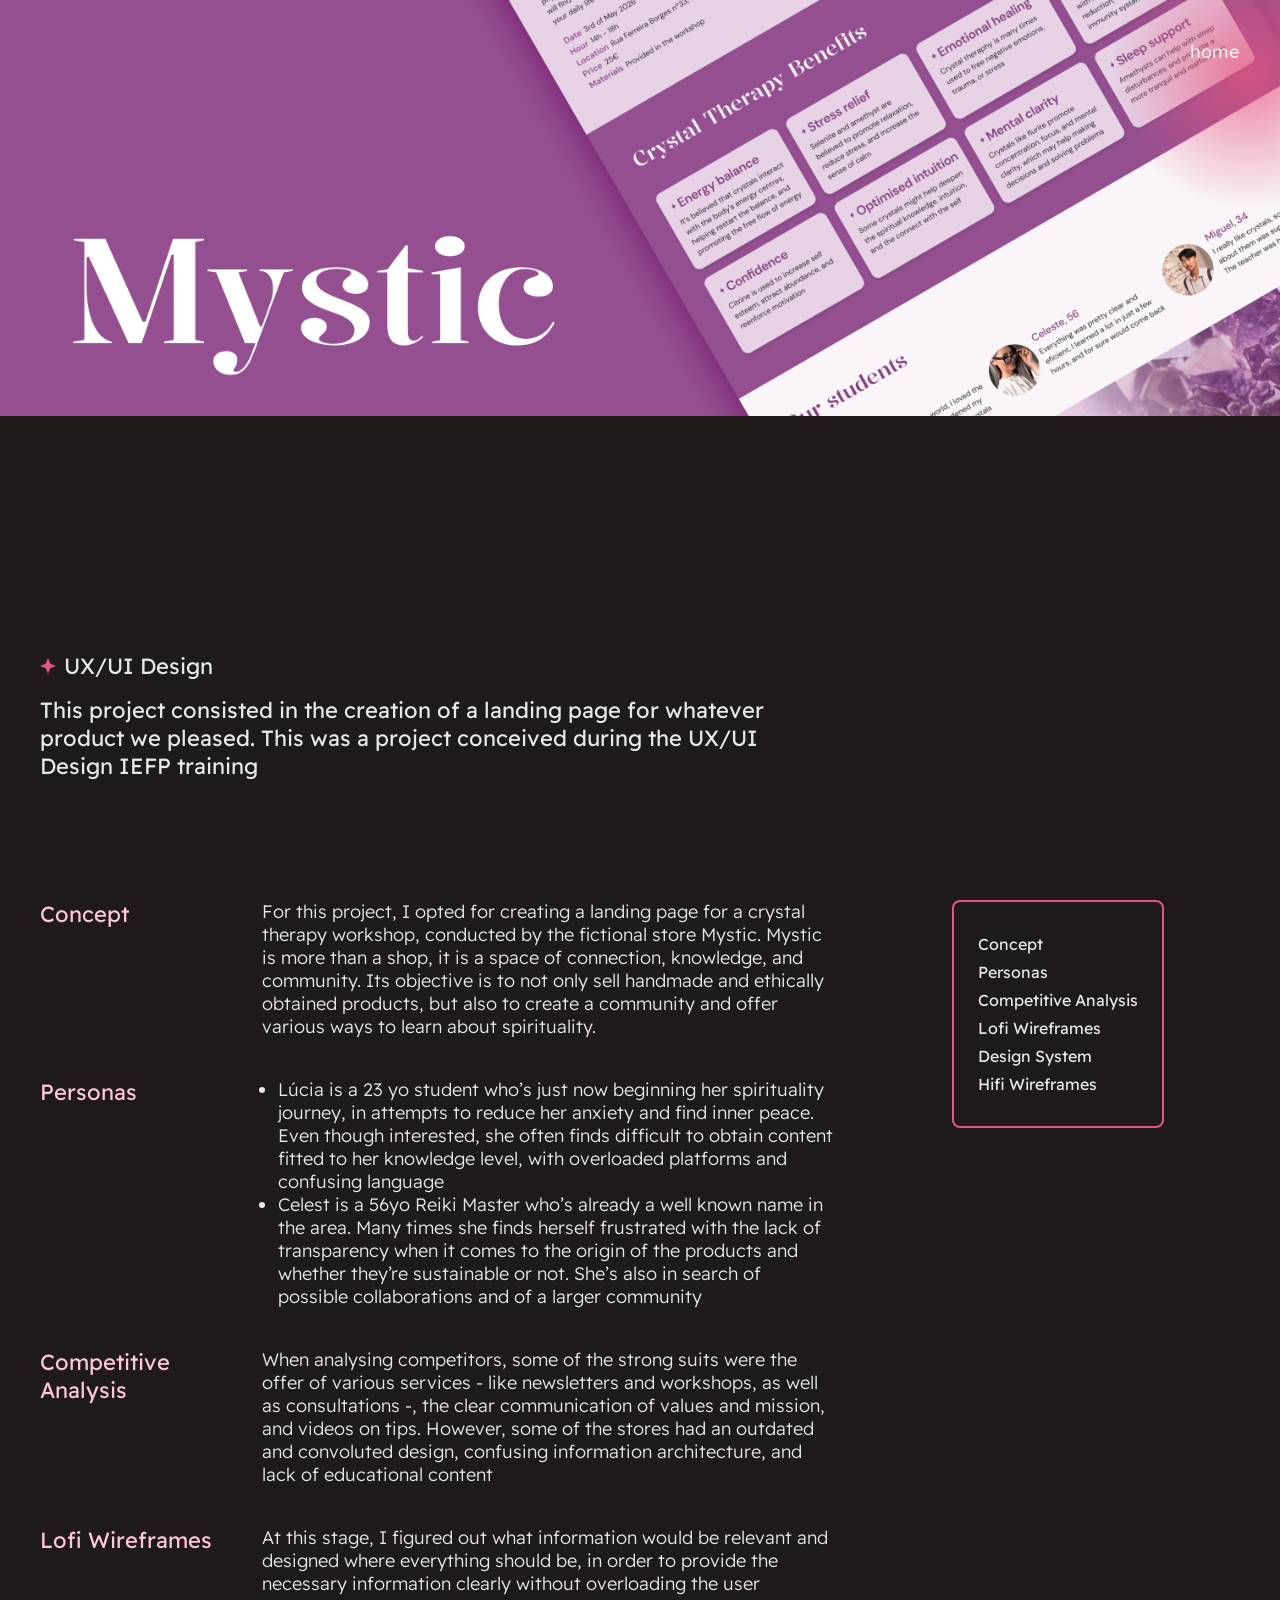
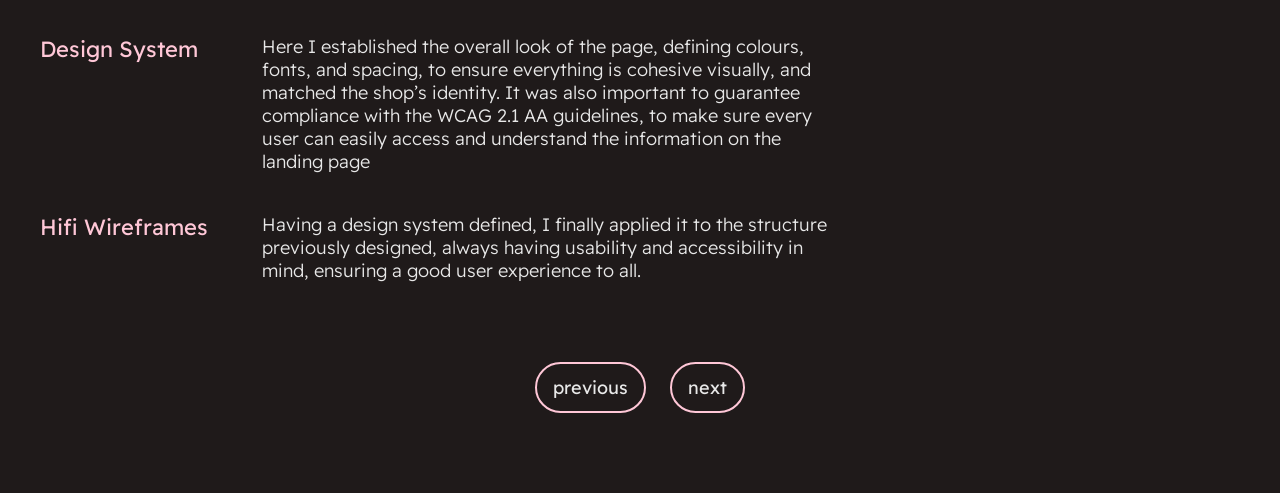
<file: Mystic.html>
<!DOCTYPE html>
<html lang="en">

<head>
    <meta name="viewport" content="width=device-width, initial-scale=1">
    <meta charset="UTF-8">
    <title>Mystic</title>

    <link rel="stylesheet" href="style.css">

    <link rel="preconnect" href="https://fonts.googleapis.com">
    <link rel="preconnect" href="https://fonts.gstatic.com" crossorigin>
    <link href="https://fonts.googleapis.com/css2?family=Readex+Pro:wght@160..700&display=swap" rel="stylesheet">
</head>

<body id="project">
    <div id="nav-background"></div>
    <nav id="nav">
        <a href="index.html">home</a>
    </nav>
    <header>
        <img src="imgs/mystic_header.png" alt="">
        <div id="information">
            <div id="category-section">
                <img src="imgs/star.svg" alt="">
                <h4>UX/UI Design</h4>
            </div>
            <h4>This project consisted in the creation of a landing page for whatever product we pleased. This was a
                project conceived during the UX/UI Design IEFP training</h4>
        </div>
    </header>
    <main>
        <div id="project-section">
            <div class="project-item" id="concept">
                <div class="title">
                    <h4>Concept</h4>
                </div>
                <div class="text">
                    <p>For this project, I opted for creating a landing page for a crystal therapy workshop, conducted
                        by the fictional store Mystic.
                        Mystic is more than a shop, it is a space of connection, knowledge, and community. Its objective
                        is to not only sell handmade and ethically obtained products, but also to create a community and
                        offer various ways to learn about spirituality.</p>
                </div>
            </div>
            <div class="project-item" id="personas">
                <div class="title">
                    <h4>Personas</h4>
                </div>
                <div class="text">
                    <ul>
                        <li>Lúcia is a 23 yo student who’s just now beginning her spirituality journey, in attempts to
                            reduce her anxiety and find inner peace. Even though interested, she often finds difficult
                            to obtain content fitted to her knowledge level, with overloaded platforms and confusing
                            language</li>
                        <li>Celest is a 56yo Reiki Master who’s already a well known name in the area. Many times she
                            finds herself frustrated with the lack of transparency when it comes to the origin of the
                            products and whether they’re sustainable or not. She’s also in search of possible
                            collaborations and of a larger community</li>
                    </ul>
                </div>
            </div>
            <div class="project-item" id="competitive">
                <div class="title">
                    <h4>Competitive Analysis</h4>
                </div>
                <div class="text">
                    <p>When analysing competitors, some of the strong suits were the offer of various services - like
                        newsletters and workshops, as well as consultations -, the clear communication of values and
                        mission, and videos on tips.
                        However, some of the stores had an outdated and convoluted design, confusing information
                        architecture, and lack of educational content
                    </p>
                </div>
            </div>
            <div class="project-item" id="lofi">
                <div class="title">
                    <h4>Lofi Wireframes</h4>
                </div>
                <div class="text">
                    <p>At this stage, I figured out what information would be relevant and designed where everything
                        should be, in order to provide the necessary information clearly without overloading the user
                    </p>
                </div>
            </div>
            <div class="project-item" id="designsystem">
                <div class="title">
                    <h4>Design System</h4>
                </div>
                <div class="text">
                    <p>Here I established the overall look of the page, defining colours, fonts, and spacing, to ensure
                        everything is cohesive visually, and matched the shop’s identity. It was also important to
                        guarantee compliance with the WCAG 2.1 AA guidelines, to make sure every user can easily access
                        and understand the information on the landing page</p>
                </div>
            </div>
            <div class="project-item" id="hifi">
                <div class="title">
                    <h4>Hifi Wireframes</h4>
                </div>
                <div class="text">
                    <p>Having a design system defined, I finally applied it to the structure previously designed, always
                        having usability and accessibility in mind, ensuring a good user experience to all.</p>
                </div>
            </div>
        </div>
        <div id="nav-section">
            <div id="nav-project">
                <nav>
                    <div>
                        <img src="imgs/star-white.svg" alt="" class="nav-icon">
                        <a href="#concept">Concept</a>
                    </div>
                    <div>
                        <img src="imgs/star-white.svg" alt="" class="nav-icon">
                        <a href="#personas">Personas</a>
                    </div>
                    <div>
                        <img src="imgs/star-white.svg" alt="" class="nav-icon">
                        <a href="#competitive">Competitive Analysis</a>
                    </div>
                    <div>
                        <img src="imgs/star-white.svg" alt="" class="nav-icon">
                        <a href="#lofi">Lofi Wireframes</a>
                    </div>
                    <div>
                        <img src="imgs/star-white.svg" alt="" class="nav-icon">
                        <a href="#designsystem">Design System</a>
                    </div>
                    <div>
                        <img src="imgs/star-white.svg" alt="" class="nav-icon">
                        <a href="#hifi">Hifi Wireframes</a>
                    </div>
                </nav>
            </div>
        </div>
    </main>
    <div id="footer-project">
        <a class="secondary-button" href="friendly.html">previous</a>
        <a class="secondary-button" href="ccdm.html">next</a>
    </div>
</body>
</file>
<file: style.css>
:root {
    --margin: 40px;
    --gutter: 24px;
    --gapsection: 80px;

    --black: hsla(0, 9%, 11%, 1);
    --white: hsla(0, 0%, 91%, 1);
    --primary100: hsla(343, 47%, 87%, 1);
    --primary200: hsla(343, 100%, 89%, 1);
    --primary300: hsla(342, 87%, 82%, 1);
    --primary600: hsla(343, 74%, 62%, 1);
    --primary900: hsla(344, 39%, 24%, 1);

    /*FONT*/
    --h1: 120px;
    --h2: 64px;
    --h3: 36px;
    --h4: 22px;
    --body: 18px;
    --caption: 14px;

    /*TOKENS*/
    --surface-default: var(--black);
    --text-default: var(--white);
    --heading-default: var(--primary200);
    --subheading-default: var(--primary600);

    --surface-primary: var(--primary200);
    --surface-primary-hover: var(--primary300);
    --text-primary: var(--black);
}



* {
    margin: 0;
    border: 0;
    padding: 0;
    color: var(--text-default);
    font-family: "Readex Pro", sans-serif;
    font-weight: 400;
    scroll-behavior: smooth;
    scrollbar-color: var(--primary600);
    scrollbar-width: thin;
}


body {
    background-color: var(--surface-default);
    margin: 0px var(--margin);
    overflow-x: hidden;
}


h1 {
    font-size: var(--h1);
    font-weight: 700;
}

h2 {
    font-size: var(--h2);
    color: var(--heading-default);
}

h3 {
    font-size: var(--h3);
}

h4 {
    font-size: var(--h4);
}

b {
    font-weight: 500;
}

p {
    font-size: var(--body);
    font-weight: 300;
}

caption {
    font-size: var(--caption);
}

a {
    text-decoration: none;
}

button {
    border-radius: 64px;
    font-size: var(--body);
}

.primary-button {
    border-radius: 64px;
    font-size: var(--body);
    background-color: var(--surface-primary);
    color: var(--text-primary);
    padding: 12px 16px;
}

.secondary-button {
    border-radius: 64px;
    font-size: var(--body);
    border: 2px solid var(--primary200);
    padding: 12px 16px;
}

.secondary-button:hover {
    background-color: var(--primary900);
    transition-duration: 0.3s;
}

#nav {
    position: absolute;
    right: var(--margin);
    top: 40px;
    display: flex;
    gap: 4px;
    flex-direction: column;
    align-items: flex-end;
    position: fixed;
    font-size: var(--body);
    z-index: 100;
}

#nav div {
    display: flex;
    flex-direction: row;
    gap: 4px;
    justify-content: center;
    align-items: center;
}

nav a {
    text-decoration: none;
}

nav img {
    width: 0px;
    visibility: hidden;
    transition-duration: 0.3s;
}

#nav div:hover img {
    width: 12px;
    visibility: visible;
}


#nav-background {
    width: 273px;
    height: 273px;
    position: fixed;
    right: -105px;
    top: -65px;
    border-radius: 142px;
    opacity: 0.7;
    background: radial-gradient(50% 50% at 50% 50%, var(--Colour-Primary-600, #E6557E) 5.29%, rgba(230, 85, 126, 0.56) 46.15%, rgba(230, 85, 126, 0.00) 100%);
    z-index: 99;
}

main {
    display: flex;
    flex-direction: column;
    padding: 0px --margin !important;
    gap: var(--gapsection);
}

#hero {
    height: calc(100vh - 80px) !important;
    padding: 40px 0px;
    display: flex;
    flex-direction: column;
    justify-content: space-between;
}


.hero-star {
    animation-duration: 4s;
    animation-timing-function: linear;
    animation-delay: 0s;
    animation-iteration-count: infinite;
    animation-direction: normal;
}

#hero-star-big {
    width: 432px;
    position: absolute;
    right: -40px;
    bottom: -40px;
    filter: blur(24px);
    z-index: -1;
    animation-name: hero-star-big;
    fill: var(--primary600);
}

#hero-star-small {
    width: 320px;
    position: absolute;
    right: 420px;
    bottom: 220px;
    filter: blur(24px);
    z-index: -1;
    animation-name: hero-star-small;
    fill: var(--primary300);
}


@keyframes hero-star-big {

    0% {
        transform: scale(1);
    }

    50% {
        transform: scale(1.2);
    }

    100% {
        transform: scale(1);
    }
}

@keyframes hero-star-small {

    0% {
        transform: scale(1);
    }

    50% {
        transform: scale(0.8);
    }

    100% {
        transform: scale(1);
    }
}

#hero-title {
    display: flex;
    flex-direction: column;
    align-items: flex-start;
}

#hero-title #Mariana {
    color: var(--subheading-default);
}

#hero-title #Martins {
    color: var(--heading-default);
}

#hero h1 {
    text-transform: uppercase;
}

#hero-div {
    display: inline-grid;
    row-gap: 10px;
    column-gap: var(--gutter);
    align-self: stretch;
    grid-template-rows: repeat(1, fit-content(100%));
    grid-template-columns: repeat(12, minmax(0, 1fr));
    align-items: center;
}

#hero-h3 {
    display: flex;
    flex-direction: column;
    align-items: flex-start;
    grid-column: 1 / span 6;
    justify-self: stretch;
}

#hero-h3 strong {
    color: var(--subheading-default);
}

#hero-div a {
    display: inline-flex;
    padding: var(--Spacing-4, 12px) var(--Spacing-5, 16px);
    align-items: center;
    gap: var(--Spacing-2, 4px);
    grid-row: 1 / span 1;
    grid-column: 12 / span 1;
    justify-self: end;
    height: min-content;
    width: max-content;
}

#hero-div a img {
    width: 0px;
    transition-duration: 0.3s;
}

#hero-div a:hover img {
    width: 16px;
}

section {
    display: flex;
    flex-direction: column;
    align-items: flex-start;
    gap: 64px;
    padding: 16px 0px;
    align-self: stretch;
}

#about h3 {
    writing-mode: sideways-lr;
    color: var(--subheading-default);
}

.about-title {
    display: flex;
    align-items: center;
    gap: var(--Spacing-3, 8px);
    align-self: stretch;
}

#about-main {
    display: inline-grid;
    column-gap: 32px;
    align-self: stretch;
    grid-template-rows: repeat(1, fit-content(100%));
    grid-template-columns: repeat(12, minmax(0, 1fr));
}

.about-section {
    display: flex;
    align-items: flex-end;
    gap: 8px;
    align-self: end;
    grid-row: 1 / span 1;
    justify-self: stretch;
}

.about-subsection {
    display: flex;
    flex-direction: column;
    gap: 24px;
    width: 100%;
}

#about-experience {
    grid-column: 1 / span 5;
}

#about-education {
    grid-column: 6 / span 5;
}

details {
    display: flex;
    flex-direction: column;
    align-items: flex-start;
    align-self: stretch;
    overflow: hidden;
}

.tasks-section {
    padding-top: 12px;
}


.about-title {
    display: flex;
    align-items: center;
    gap: var(--Spacing-3, 8px);
    align-self: stretch;
}

.about-title p {
    flex: 1 0 0;
    color: var(--heading-default);
}

.about-title caption {
    display: inline-flex !important;
}

.tasks-section div {
    display: flex;
    align-items: center;
    gap: 8px;
}

/*SEE THIS---------------------------------------------*/
.tasks-section div img {
    width: 8px !important;
    fill: var(--white) !important;
}

#work-main {
    display: grid;
    grid-template-columns: auto auto auto;
    gap: 32px 16px;
    width: 100%;
}

.work-card {
    display: flex;
    flex-direction: column;
    gap: 8px;
}

.work-image-section {
    position: relative;
    display: flex;
    align-items: center;
    justify-content: center;
    border: 2px solid var(--primary200);
    border-radius: 4px;
    width: 100%;
    overflow: hidden;
}

.work-icon {
    width: 0px;
    position: absolute;
    opacity: 50%;
    transition-duration: 0.3s;
}

.work-card:hover .work-icon {
    width: 250%;
}

.work-image {
    width: 100%;
    height: 100%;
}

.work-category-star {
    width: 16px;
    fill: white;
}

.work-title-section {
    display: flex;
    justify-content: space-between;
    align-items: center;
    align-self: stretch;
}

.work-category-div {
    display: flex;
    align-items: center;
    align-content: center;
    gap: 4px;
    align-self: stretch;
    flex-wrap: wrap;
    border: 2px palevioletred;
}

.work-category-div img {
    width: 12px;
}

#faqs-section {
    display: inline-grid;
    row-gap: 24px;
    column-gap: var(--gutter);
    align-self: stretch;
    grid-template-rows: repeat(1, fit-content(100%));
    grid-template-columns: repeat(12, minmax(0, 1fr));
}

#faqs-main {
    display: flex;
    padding: var(--Spacing-0, 0);
    flex-direction: column;
    align-items: flex-start;
    gap: var(--Spacing-7, 32px);
    grid-row: 1 / span 1;
    grid-column: 1 / span 6;
    justify-self: stretch;
}

summary {
    list-style: none;
    gap: 32px;
    font-size: var(--body);
    cursor: pointer;
}

.faq-title {
    display: flex;
    flex-direction: row;
    align-items: center;
    gap: var(--Spacing-3, 8px);
    align-self: stretch;
    justify-content: space-between;
}

.answer-section {
    padding-top: 12px;
}

#contacts-main {
    display: flex;
    flex-direction: column;
    gap: 16px;
}

#contacts a {
    font-size: var(--body);
    text-decoration: underline;
    transition-duration: 0.3s;
}

#contacts a:hover {
    color: var(--primary100);
}

footer {
    width: calc(100vw - calc (var(--margin) * 2));
    text-align: center;
    margin-bottom: 40px;
}

footer p {
    font-size: var(--body);
}

#footer-credits img {
    visibility: hidden;
    display: block;
    position: relative;
    left: 0;
    right: 0;
    margin-inline: auto;
    width: fit-content;
    bottom: 8px;
    animation-name: credits;
    animation-duration: 0.5s;
    animation-timing-function: linear;
    animation-delay: 0s;
    animation-iteration-count: infinite;
    animation-direction: normal;
}

@keyframes credits {

    0% {
        transform: scaleX(1);
    }

    50% {
        transform: scaleX(-1);
    }

    100% {
        transform: scaleX(1);
    }
}


#project header {
    height: calc(100vh - 120px);
    display: flex;
    flex-direction: column;
    justify-content: space-between;
}

#project header img {
    width: 100vw;
    margin: 0 calc(var(--margin) * -1);
}

#project #information {
    display: inline-grid;
    column-gap: 16px;
    row-gap: 16px;
    align-self: stretch;
    grid-template-rows: repeat(1, fit-content(100%));
    grid-template-columns: repeat(12, minmax(0, 1fr));
}

#project #information>* {
    grid-column: 1 / span 8;
    justify-self: stretch;
}

#project #category-section {


    display: flex;
    flex-direction: row;
    gap: 8px;
}

#project #category-section img {
    width: 16px;
    margin: 0;
}


#project h4 {
    justify-self: stretch;
}

#project main {
    display: inline-grid;
    row-gap: 0px;
    column-gap: 16px;
    grid-template-rows: repeat(1, fit-content(100%));
    grid-template-columns: repeat(12, minmax(0, 1fr));
}

#project-section {
    display: flex;
    padding-top: 120px;
    flex-direction: column;
    align-items: flex-start;
    gap: 40px;
    align-self: stretch;
    grid-row: 1 / span 1;
    grid-column: 1 / span 8;
    justify-self: stretch;
}

.project-item {
    display: inline-grid;
    row-gap: 0px;
    column-gap: 16px;
    grid-template-rows: repeat(1, fit-content(100%));
    grid-template-columns: repeat(7, minmax(0, 1fr));
    align-self: stretch;
    justify-self: stretch;
}

.project-item .title {
    display: flex;
    flex-direction: column;
    align-items: flex-start;
    gap: 16px;
    align-self: stretch;
    grid-row: 1 / span 1;
    grid-column: 1 / span 2;
    justify-self: stretch;
}

.project-item .title h4 {
    color: var(--primary200);
}

.project-item .text {
    display: flex;
    flex-direction: column;
    align-items: flex-start;
    gap: 16px;
    align-self: stretch;
    grid-row: 1 / span 1;
    grid-column: 3 / span 7;
    justify-self: stretch;
}

#project ul {
    padding-left: 16px;
}

#project li {
    font-size: var(--body);
    font-weight: 300;
}

.project-item img {
    width: 100%;
}


#nav-section {
    display: flex;
    flex-direction: column;
    align-items: flex-start;
    gap: 16px;
    align-self: stretch;
    grid-row: 1 / span 1;
    grid-column: 10 / span 3;
    justify-self: stretch;
}

#nav-project {
    top: 0px;
    position: sticky;
    padding-top: 120px;
}

#nav-project nav {
    border-radius: 8px;
    border: 2px solid var(--Colour-Primary-600, #E6557E);
    display: flex;
    padding: var(--Spacing-7, 32px) var(--Spacing-6, 24px);
    flex-direction: column;
    align-items: flex-start;
    gap: 8px;
    align-self: stretch;
}

#nav-project img {
    display: none;
    width: 0px;
}

#footer-project {
    display: flex;
    justify-content: center;
    align-items: center;
    margin: 80px 0px;
    gap: 24px;
}


@media only screen and (max-width: 1200px) {
    #about-experience {
        grid-column: 1 / span 6;
    }

    #about-education {
        grid-column: 7 / span 6;
    }
}

@media only screen and (max-width: 1000px) {
    #hero-h3 {
        grid-column: 1 / span 8;
    }

    #faqs-main {
        grid-column: 1 / span 8;
    }
}

@media only screen and (max-width: 800px) {
    :root {
        --margin: 24px;

        --h1: 80px;
        --h2: 48px;
        --h3: 32px;
        --h4: 22px;
        --body: 18px;
    }

    #hero-star-big {
        width: 320px;
        right: -40px;
        bottom: 220px;
        filter: blur(16px);
    }

    #hero-star-small {
        width: 240px;
        right: 380px;
        bottom: 380px;
        filter: blur(16px);
    }

    #hero-div {
        display: flex;
        flex-direction: column;
        align-items: self-end;
        gap: 24x;
    }

    #about-main {
        display: flex;
        flex-direction: column;
        align-items: self-start;
        gap: 64px;
    }

    .about-section {
        width: 100%;
    }

    #work-main {
        grid-template-columns: auto auto;
    }

    #faqs-main {
        grid-column: 1 / span 10;
    }

    #project #information>* {
        grid-column: 1 / span 10;
        justify-self: stretch;
    }

    #project-section {
        grid-column: 1 / span 9;
    }

    .project-item {
        display: flex;
        flex-direction: column;
        gap: 8px;
    }
}

@media only screen and (max-width: 600px) {
    :root {
        --margin: 16px;

        --h1: 64px;
        --h2: 44px;
        --h3: 28px;
    }

    #home #nav-background {
        visibility: hidden;
    }

    #project #nav-background {
        width: 200px;
        height: 200px;
        right: -80px;
        top: -65px;
    }

    .about-section {
        flex-direction: column;
        align-items: flex-start;
    }

    #about h3 {
        writing-mode: horizontal-tb;
    }

    #hero-star-big {
        width: 280px;
        right: -40px;
        bottom: 220px;
        filter: blur(16px);
    }

    #hero-star-small {
        width: 200px;
        left: -24px;
        bottom: 400px;
        filter: blur(16px);
    }

    #work-main {
        display: flex;
        overflow-x: scroll;
        scroll-snap-type: x mandatory;
        scroll-marker-group: after;
        anchor-name: --work-main;
        -ms-overflow-style: none;
        scrollbar-width: none;
        background-color: pink;
        width: calc(100vw + calc(var(--margin) * 2));
        overflow-y: visible;
        margin: 0 calc(var(--margin) * -2);
        gap: 0px;
    }

    #work-main::-webkit-scrollbar {
        display: none;
    }

    .work-card {
        flex: 0 0 80%;
        scroll-snap-align: center;
        margin: 0 calc(var(--margin) / 2);
    }

    .work-card:first-child {
        margin-left: calc(var(--margin) * 2);
    }

    .work-card:last-child {
        margin-right: calc(var(--margin) * 2);
    }

    #work-main::scroll-marker-group {
        position: absolute;
        position-anchor: --work-main;
        top: calc(anchor(bottom) + 20px);
        justify-self: anchor-center;
        display: flex;
        justify-content: center;
        gap: 8px;
    }

    .work-card::scroll-marker {
        content: attr(data-accName);
        width: 12px;
        height: 12px;
        background-color: var(--primary200);
        border-radius: 50%;
        overflow: hidden;
        text-indent: 8px;
        transition: 0.3s;
    }

    .work-card::scroll-marker:target-current {
        background-color: var(--primary600);
    }

    #faqs-main {
        grid-column: 1 / span 12;
    }

    #project header img {
        width: 140vw;
        margin: 0 calc(var(--margin) * -1);
    }

    #project #information>* {
        grid-column: 1 / span 12;
        justify-self: stretch;
    }

    #project-section {
        grid-column: 1 / span 12;
    }

    .project-item {
        display: flex;
        flex-direction: column;
        gap: 8px;
    }

    #project #nav-section {
        visibility: hidden;
    }
}
</file>
